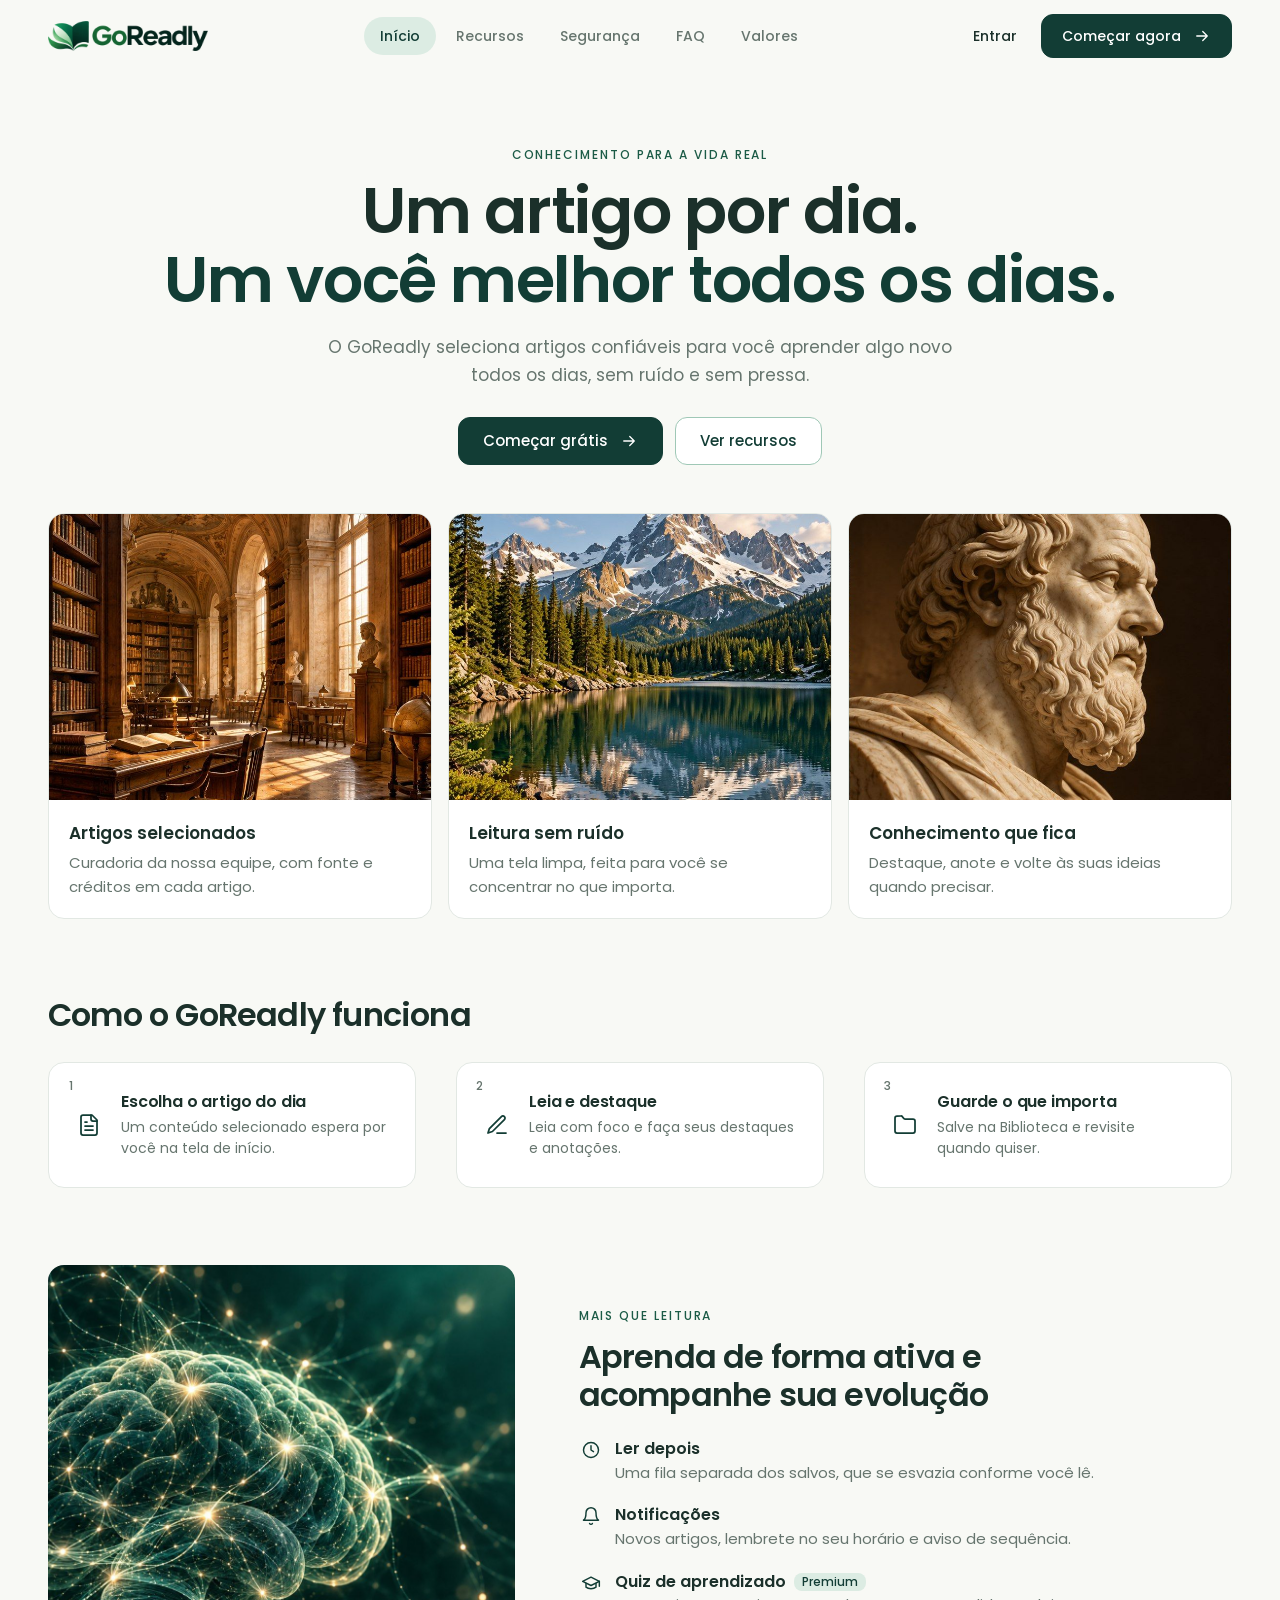
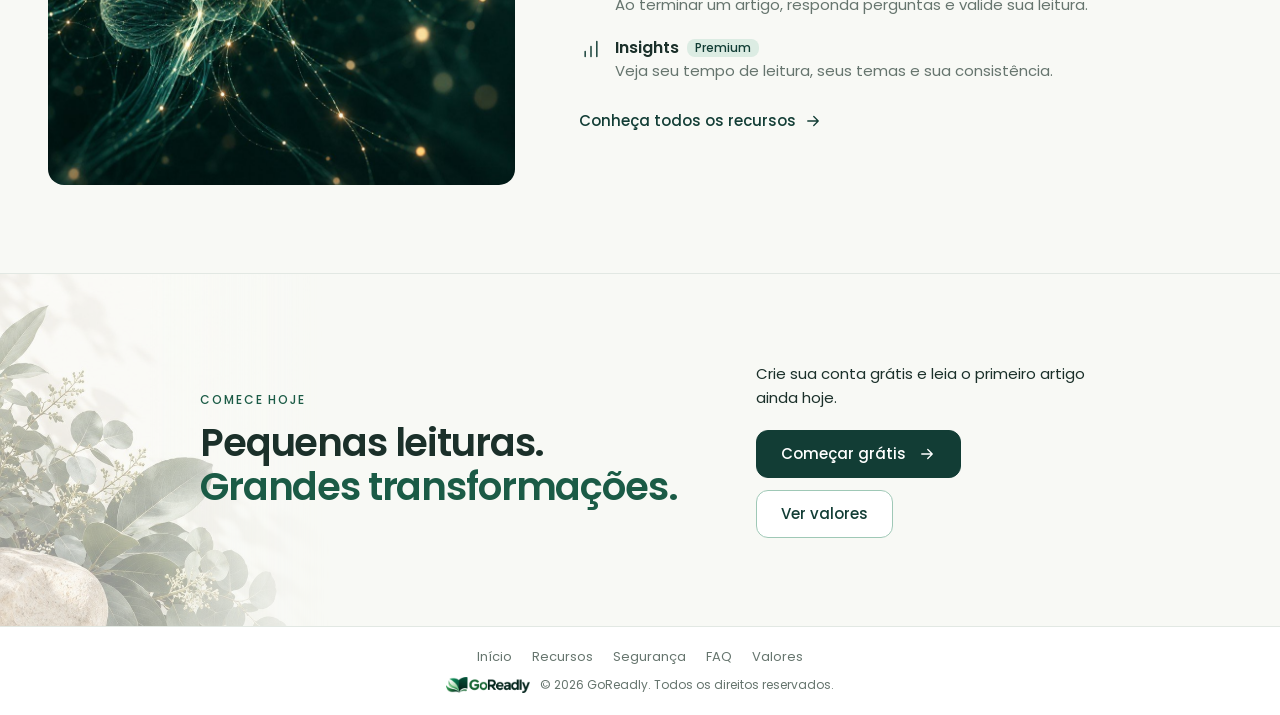
<file: index.html>
<!doctype html>
<html lang="pt-BR">
<head>
  <meta charset="utf-8">
  <meta name="viewport" content="width=device-width, initial-scale=1">
  <meta name="description" content="Leia um artigo confiável por dia, com fonte e créditos. Destaques, notas, biblioteca e insights para acompanhar seu aprendizado. Comece grátis.">
  <meta name="theme-color" content="#F8F9F5">
  <title>GoReadly — Um artigo por dia. Um você melhor todos os dias.</title>
  <!-- seo:start -->
  <link rel="canonical" href="https://www.goreadly.com.br/">
  <meta name="robots" content="index, follow, max-image-preview:large">
  <meta property="og:type" content="website">
  <meta property="og:site_name" content="GoReadly">
  <meta property="og:locale" content="pt_BR">
  <meta property="og:title" content="GoReadly — Um artigo por dia. Um você melhor todos os dias.">
  <meta property="og:description" content="Leia um artigo confiável por dia, com fonte e créditos. Destaques, notas, biblioteca e insights para acompanhar seu aprendizado. Comece grátis.">
  <meta property="og:url" content="https://www.goreadly.com.br/">
  <meta property="og:image" content="https://www.goreadly.com.br/assets/og-image.jpg">
  <meta property="og:image:width" content="1200">
  <meta property="og:image:height" content="630">
  <meta property="og:image:alt" content="GoReadly — Um artigo por dia. Um você melhor todos os dias.">
  <meta name="twitter:card" content="summary_large_image">
  <meta name="twitter:title" content="GoReadly — Um artigo por dia. Um você melhor todos os dias.">
  <meta name="twitter:description" content="Leia um artigo confiável por dia, com fonte e créditos. Destaques, notas, biblioteca e insights para acompanhar seu aprendizado. Comece grátis.">
  <meta name="twitter:image" content="https://www.goreadly.com.br/assets/og-image.jpg">
  <script type="application/ld+json">
{
  "@context": "https://schema.org",
  "@graph": [
    {
      "@type": "Organization",
      "@id": "https://www.goreadly.com.br/#organization",
      "name": "GoReadly",
      "url": "https://www.goreadly.com.br/",
      "logo": {
        "@type": "ImageObject",
        "url": "https://www.goreadly.com.br/assets/goreadly-logo.png",
        "width": 828,
        "height": 160
      }
    },
    {
      "@type": "WebSite",
      "@id": "https://www.goreadly.com.br/#website",
      "name": "GoReadly",
      "url": "https://www.goreadly.com.br/",
      "inLanguage": "pt-BR",
      "publisher": {
        "@id": "https://www.goreadly.com.br/#organization"
      }
    },
    {
      "@type": "WebApplication",
      "@id": "https://www.goreadly.com.br/#app",
      "name": "GoReadly",
      "url": "https://www.goreadly.com.br/",
      "applicationCategory": "EducationalApplication",
      "operatingSystem": "Web",
      "inLanguage": "pt-BR",
      "description": "Plataforma de aprendizagem contínua com um artigo confiável por dia, destaques, notas, biblioteca e insights de leitura.",
      "publisher": {
        "@id": "https://www.goreadly.com.br/#organization"
      },
      "offers": [
        {
          "@type": "Offer",
          "name": "Free",
          "price": "0",
          "priceCurrency": "BRL",
          "url": "https://www.goreadly.com.br/valores.html"
        },
        {
          "@type": "Offer",
          "name": "Premium Mensal",
          "price": "19.90",
          "priceCurrency": "BRL",
          "url": "https://www.goreadly.com.br/valores.html",
          "priceSpecification": {
            "@type": "UnitPriceSpecification",
            "price": "19.90",
            "priceCurrency": "BRL",
            "billingDuration": 1,
            "unitCode": "MON"
          }
        },
        {
          "@type": "Offer",
          "name": "Premium Anual",
          "price": "199.00",
          "priceCurrency": "BRL",
          "url": "https://www.goreadly.com.br/valores.html",
          "priceSpecification": {
            "@type": "UnitPriceSpecification",
            "price": "199.00",
            "priceCurrency": "BRL",
            "billingDuration": 1,
            "unitCode": "ANN"
          }
        }
      ]
    },
    {
      "@type": "WebPage",
      "@id": "https://www.goreadly.com.br/#webpage",
      "url": "https://www.goreadly.com.br/",
      "name": "GoReadly — Um artigo por dia. Um você melhor todos os dias.",
      "description": "Leia um artigo confiável por dia, com fonte e créditos. Destaques, notas, biblioteca e insights para acompanhar seu aprendizado. Comece grátis.",
      "inLanguage": "pt-BR",
      "isPartOf": {
        "@id": "https://www.goreadly.com.br/#website"
      },
      "primaryImageOfPage": {
        "@type": "ImageObject",
        "url": "https://www.goreadly.com.br/assets/og-image.jpg"
      },
      "about": {
        "@id": "https://www.goreadly.com.br/#app"
      }
    }
  ]
}
  </script>
  <!-- seo:end -->
  <link rel="icon" href="./assets/favicon.ico" sizes="any">
  <link rel="icon" type="image/png" sizes="32x32" href="./assets/favicon-32x32.png">
  <link rel="apple-touch-icon" href="./assets/apple-touch-icon.png">
  <link rel="preload" href="./assets/Poppins-Regular.woff2" as="font" type="font/woff2" crossorigin>
  <link rel="preload" href="./assets/Poppins-SemiBold.woff2" as="font" type="font/woff2" crossorigin>
  <link rel="stylesheet" href="./styles.css">
  <script>document.documentElement.classList.add('js');setTimeout(function(){document.documentElement.classList.add('motion-ready')},3000)</script>
  <script src="./assets/vendor/gsap.min.js" defer></script>
  <script src="./assets/vendor/ScrollTrigger.min.js" defer></script>
  <script src="./script.js" defer></script>
</head>
<body data-calm>
  <a class="skip-link" href="#inicio">Ir para o conteúdo</a>
  <svg class="icon-definitions" xmlns="http://www.w3.org/2000/svg" aria-hidden="true"><defs>
    <symbol id="arrow" viewBox="0 0 24 24"><path d="M5 12h14m-6-6 6 6-6 6"/></symbol>
    <symbol id="play" viewBox="0 0 24 24"><path d="M7 4.5v15l12-7.500Z" fill="currentColor"/></symbol>
    <symbol id="chevron" viewBox="0 0 24 24"><path d="m6 9 6 6 6-6"/></symbol>
    <symbol id="book" viewBox="0 0 24 24"><path d="M12 7v14"/><path d="M3 18a1 1 0 0 1-1-1V4a1 1 0 0 1 1-1h5a4 4 0 0 1 4 4 4 4 0 0 1 4-4h5a1 1 0 0 1 1 1v13a1 1 0 0 1-1 1h-6a3 3 0 0 0-3 3 3 3 0 0 0-3-3z"/></symbol>
    <symbol id="sprout" viewBox="0 0 24 24"><path d="M7 20h10"/><path d="M10 20c5.500-2.500.8-6.400 3-10"/><path d="M9.500 9.400c1.100.8 1.800 2.200 2.300 3.700-2 .4-3.500.4-4.800-.3-1.200-.6-2.300-1.900-3-4.200 2.800-.5 4.400 0 5.500.8z"/><path d="M14.100 6a7 7 0 0 0-1.100 4c1.900-.1 3.300-.6 4.300-1.400 1-1 1.600-2.300 1.700-4.600-2.700.1-4 1-4.900 2z"/></symbol>
    <symbol id="bookmark" viewBox="0 0 24 24"><path d="m19 21-7-4-7 4V5a2 2 0 0 1 2-2h10a2 2 0 0 1 2 2v16z"/></symbol>
    <symbol id="chart" viewBox="0 0 24 24"><path d="M5 21v-6M12 21V9M19 21V3"/></symbol>
    <symbol id="file" viewBox="0 0 24 24"><path d="M15 2H6a2 2 0 0 0-2 2v16a2 2 0 0 0 2 2h12a2 2 0 0 0 2-2V7Z"/><path d="M14 2v4a2 2 0 0 0 2 2h4M16 13H8m8 4H8m2-8H8"/></symbol>
    <symbol id="pen" viewBox="0 0 24 24"><path d="M12 20h9"/><path d="M16.400 3.600a2 2 0 0 1 3 3L7.400 18.500 3 20l1.400-4.400z"/></symbol>
    <symbol id="folder" viewBox="0 0 24 24"><path d="M20 20a2 2 0 0 0 2-2V8a2 2 0 0 0-2-2h-7.900a2 2 0 0 1-1.700-.9l-.8-1.200A2 2 0 0 0 7.900 3H4a2 2 0 0 0-2 2v13a2 2 0 0 0 2 2Z"/></symbol>
    <symbol id="shield" viewBox="0 0 24 24"><path d="M20 13c0 5-3.500 7.500-7.700 9a1 1 0 0 1-.7 0C7.500 20.500 4 18 4 13V6a1 1 0 0 1 1-1c2 0 4.500-1.200 6.200-2.700a1 1 0 0 1 1.300 0C14.500 3.800 17 5 19 5a1 1 0 0 1 1 1z"/><path d="m9 12 2 2 4-4"/></symbol>
    <symbol id="clock" viewBox="0 0 24 24"><circle cx="12" cy="12" r="9"/><path d="M12 7v5l3 2"/></symbol>
    <symbol id="graduation" viewBox="0 0 24 24"><path d="M22 10 12 5 2 10l10 5 10-5Z"/><path d="M6 12.500V17c3 2.500 9 2.500 12 0v-4.500M22 10v6"/></symbol>
    <symbol id="palette" viewBox="0 0 24 24"><path d="M12 22a10 10 0 1 1 10-10c0 2.800-2.200 4-4.500 4H16a2 2 0 0 0-1.500 3.300c.6.900.1 2.700-2.500 2.700Z"/><path d="M7.500 11.500h.01M10.500 7.500h.01M15.500 8h.01"/></symbol>
    <symbol id="bell" viewBox="0 0 24 24"><path d="M6 8a6 6 0 0 1 12 0c0 7 3 9 3 9H3s3-2 3-9"/><path d="M10.300 21a1.900 1.900 0 0 0 3.400 0"/></symbol>
  </defs></svg>

  <header class="header">
    <div class="container header-inner">
      <a href="./index.html" class="brand" aria-label="GoReadly — início"><img src="./assets/goreadly-logo.png" alt="GoReadly" width="160" height="31"></a>
      <nav class="navigation" id="mobile-navigation" aria-label="Navegação principal">
        <a href="./index.html#inicio" aria-current="location">Início</a>
        <a href="./recursos.html">Recursos</a>
        <a href="./seguranca.html">Segurança</a>
        <a href="./faq.html">FAQ</a>
        <a href="./valores.html">Valores</a>
        <a class="navigation-login" href="/login">Entrar</a>
      </nav>
      <div class="header-actions">
        <a class="header-login" href="/login">Entrar</a>
        <a class="button button-small" href="/cadastro">Começar agora <svg aria-hidden="true"><use href="#arrow"/></svg></a>
        <button class="menu-toggle" type="button" aria-label="Abrir menu" aria-expanded="false" aria-controls="mobile-navigation"><span></span><span></span></button>
      </div>
    </div>
  </header>

  <main id="inicio" tabindex="-1">
    <section class="page-hero" aria-labelledby="hero-title">
      <div class="container">
        <p class="eyebrow">Conhecimento para a vida real</p>
        <h1 id="hero-title">Um artigo por dia.<br><em>Um você melhor todos os dias.</em></h1>
        <p class="hero-lead">O GoReadly seleciona artigos confiáveis para você aprender algo novo todos os dias, sem ruído e sem pressa.</p>
        <div class="hero-actions"><a class="button" href="/cadastro">Começar grátis <svg aria-hidden="true"><use href="#arrow"/></svg></a><a class="button button-outline" href="./recursos.html">Ver recursos</a></div>
      </div>
    </section>

    <section class="section-pricing" aria-label="O que você encontra">
      <div class="container">
        <ul class="photo-grid">
          <li class="card photo-card"><span class="photo-card-image photo-library" role="img" aria-label="Biblioteca antiga com estantes de livros e luz natural"></span><div><h3>Artigos selecionados</h3><p>Curadoria da nossa equipe, com fonte e créditos em cada artigo.</p></div></li>
          <li class="card photo-card"><span class="photo-card-image photo-mountain" role="img" aria-label="Lago tranquilo refletindo uma montanha"></span><div><h3>Leitura sem ruído</h3><p>Uma tela limpa, feita para você se concentrar no que importa.</p></div></li>
          <li class="card photo-card"><span class="photo-card-image photo-statue" role="img" aria-label="Busto de mármore de um pensador"></span><div><h3>Conhecimento que fica</h3><p>Destaque, anote e volte às suas ideias quando precisar.</p></div></li>
        </ul>
      </div>
    </section>

    <section class="section section-tight" aria-labelledby="how-title">
      <div class="container">
        <div class="resources-heading"><h2 id="how-title">Como o GoReadly funciona</h2></div>
        <ol class="steps">
          <li class="card step"><span class="step-number" aria-hidden="true">1</span><span class="icon-box icon-box-large"><svg aria-hidden="true"><use href="#file"/></svg></span><div><h3>Escolha o artigo do dia</h3><p>Um conteúdo selecionado espera por você na tela de início.</p></div></li>
          <li class="card step"><span class="step-number" aria-hidden="true">2</span><span class="icon-box icon-box-large"><svg aria-hidden="true"><use href="#pen"/></svg></span><div><h3>Leia e destaque</h3><p>Leia com foco e faça seus destaques e anotações.</p></div></li>
          <li class="card step"><span class="step-number" aria-hidden="true">3</span><span class="icon-box icon-box-large"><svg aria-hidden="true"><use href="#folder"/></svg></span><div><h3>Guarde o que importa</h3><p>Salve na Biblioteca e revisite quando quiser.</p></div></li>
        </ol>
      </div>
    </section>

    <section class="section section-tight" aria-labelledby="grow-title">
      <div class="container home-split">
        <img src="./assets/brain.jpg" alt="Ilustração de um cérebro com conexões luminosas" width="960" height="1200" loading="lazy">
        <div>
          <p class="eyebrow">Mais que leitura</p>
          <h2 id="grow-title">Aprenda de forma ativa e acompanhe sua evolução</h2>
          <ul class="home-points">
            <li><span class="icon-box"><svg aria-hidden="true"><use href="#clock"/></svg></span><div><h3>Ler depois</h3><p>Uma fila separada dos salvos, que se esvazia conforme você lê.</p></div></li>
            <li><span class="icon-box"><svg aria-hidden="true"><use href="#bell"/></svg></span><div><h3>Notificações</h3><p>Novos artigos, lembrete no seu horário e aviso de sequência.</p></div></li>
            <li><span class="icon-box"><svg aria-hidden="true"><use href="#graduation"/></svg></span><div><h3>Quiz de aprendizado <span class="plan-tag plan-tag-premium">Premium</span></h3><p>Ao terminar um artigo, responda perguntas e valide sua leitura.</p></div></li>
            <li><span class="icon-box"><svg aria-hidden="true"><use href="#chart"/></svg></span><div><h3>Insights <span class="plan-tag plan-tag-premium">Premium</span></h3><p>Veja seu tempo de leitura, seus temas e sua consistência.</p></div></li>
          </ul>
          <a class="features-more" href="./recursos.html">Conheça todos os recursos <svg aria-hidden="true"><use href="#arrow"/></svg></a>
        </div>
      </div>
    </section>

    <section class="closing" aria-labelledby="closing-title">
      <div class="container closing-inner">
        <div>
          <p class="eyebrow">Comece hoje</p>
          <h2 id="closing-title">Pequenas leituras.<br><em>Grandes transformações.</em></h2>
        </div>
        <div class="closing-aside">
          <p>Crie sua conta grátis e leia o primeiro artigo ainda hoje.</p>
          <div class="closing-actions"><a class="button" href="/cadastro">Começar grátis <svg aria-hidden="true"><use href="#arrow"/></svg></a><a class="button button-outline" href="./valores.html">Ver valores</a></div>
        </div>
      </div>
    </section>
  </main>

  <footer class="footer">
    <div class="container footer-inner">
      <nav aria-label="Navegação do rodapé">
        <a href="./index.html#inicio">Início</a>
        <a href="./recursos.html">Recursos</a>
        <a href="./seguranca.html">Segurança</a>
        <a href="./faq.html">FAQ</a>
        <a href="./valores.html">Valores</a>
      </nav>
      <p class="footer-meta">
        <a href="./index.html" class="brand" aria-label="GoReadly — início"><img src="./assets/goreadly-logo.png" alt="GoReadly" width="84" height="16"></a>
        <span>© <span id="year">2026</span> GoReadly. Todos os direitos reservados.</span>
      </p>
    </div>
  </footer>
</body>
</html>
</file>
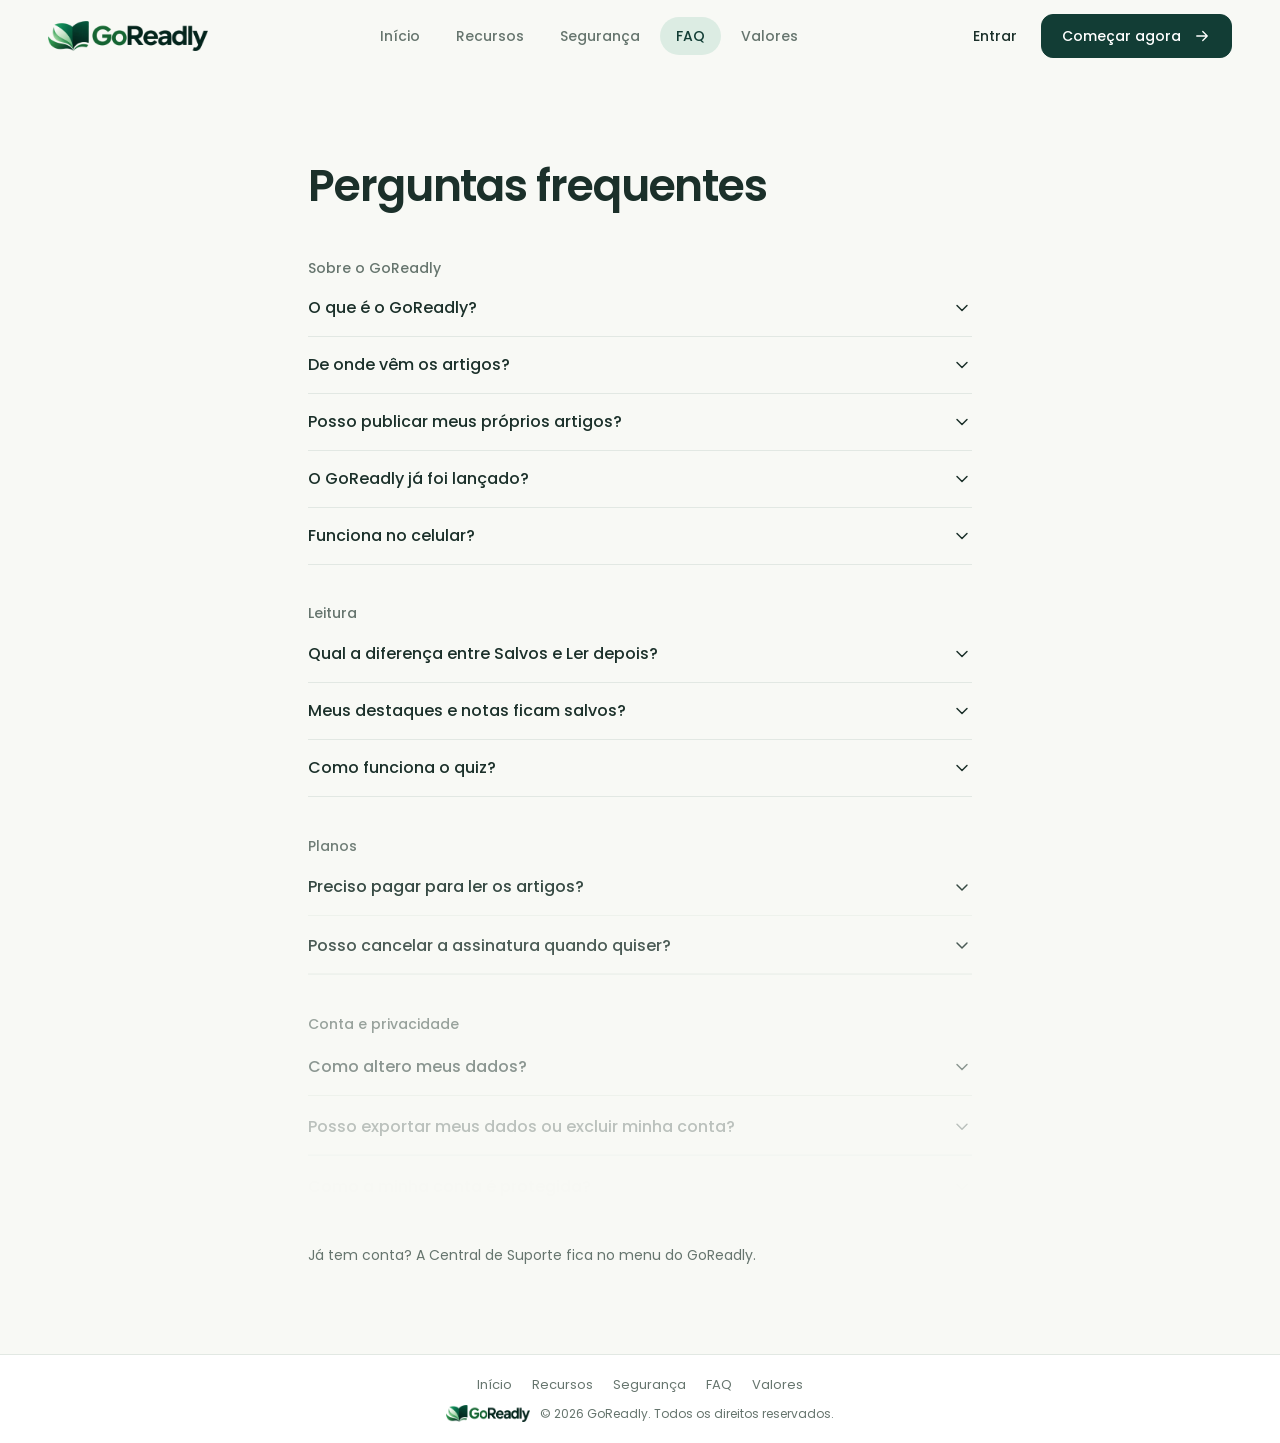
<file: faq.html>
<!doctype html>
<html lang="pt-BR">
<head>
  <meta charset="utf-8">
  <meta name="viewport" content="width=device-width, initial-scale=1">
  <meta name="description" content="Respostas sobre o GoReadly: de onde vêm os artigos, leitura no celular, planos, cancelamento, conta e privacidade.">
  <meta name="theme-color" content="#F8F9F5">
  <title>Perguntas frequentes sobre o GoReadly</title>
  <!-- seo:start -->
  <link rel="canonical" href="https://www.goreadly.com.br/faq.html">
  <meta name="robots" content="index, follow, max-image-preview:large">
  <meta property="og:type" content="website">
  <meta property="og:site_name" content="GoReadly">
  <meta property="og:locale" content="pt_BR">
  <meta property="og:title" content="Perguntas frequentes sobre o GoReadly">
  <meta property="og:description" content="Respostas sobre o GoReadly: de onde vêm os artigos, leitura no celular, planos, cancelamento, conta e privacidade.">
  <meta property="og:url" content="https://www.goreadly.com.br/faq.html">
  <meta property="og:image" content="https://www.goreadly.com.br/assets/og-image.jpg">
  <meta property="og:image:width" content="1200">
  <meta property="og:image:height" content="630">
  <meta property="og:image:alt" content="GoReadly — Um artigo por dia. Um você melhor todos os dias.">
  <meta name="twitter:card" content="summary_large_image">
  <meta name="twitter:title" content="Perguntas frequentes sobre o GoReadly">
  <meta name="twitter:description" content="Respostas sobre o GoReadly: de onde vêm os artigos, leitura no celular, planos, cancelamento, conta e privacidade.">
  <meta name="twitter:image" content="https://www.goreadly.com.br/assets/og-image.jpg">
  <script type="application/ld+json">
{
  "@context": "https://schema.org",
  "@graph": [
    {
      "@type": "Organization",
      "@id": "https://www.goreadly.com.br/#organization",
      "name": "GoReadly",
      "url": "https://www.goreadly.com.br/",
      "logo": {
        "@type": "ImageObject",
        "url": "https://www.goreadly.com.br/assets/goreadly-logo.png",
        "width": 828,
        "height": 160
      }
    },
    {
      "@type": "WebSite",
      "@id": "https://www.goreadly.com.br/#website",
      "name": "GoReadly",
      "url": "https://www.goreadly.com.br/",
      "inLanguage": "pt-BR",
      "publisher": {
        "@id": "https://www.goreadly.com.br/#organization"
      }
    },
    {
      "@type": "BreadcrumbList",
      "@id": "https://www.goreadly.com.br/faq.html#breadcrumb",
      "itemListElement": [
        {
          "@type": "ListItem",
          "position": 1,
          "name": "Início",
          "item": "https://www.goreadly.com.br/"
        },
        {
          "@type": "ListItem",
          "position": 2,
          "name": "Perguntas frequentes",
          "item": "https://www.goreadly.com.br/faq.html"
        }
      ]
    },
    {
      "@type": [
        "WebPage",
        "FAQPage"
      ],
      "@id": "https://www.goreadly.com.br/faq.html#webpage",
      "url": "https://www.goreadly.com.br/faq.html",
      "name": "Perguntas frequentes sobre o GoReadly",
      "description": "Respostas sobre o GoReadly: de onde vêm os artigos, leitura no celular, planos, cancelamento, conta e privacidade.",
      "inLanguage": "pt-BR",
      "isPartOf": {
        "@id": "https://www.goreadly.com.br/#website"
      },
      "primaryImageOfPage": {
        "@type": "ImageObject",
        "url": "https://www.goreadly.com.br/assets/og-image.jpg"
      },
      "breadcrumb": {
        "@id": "https://www.goreadly.com.br/faq.html#breadcrumb"
      },
      "mainEntity": [
        {
          "@type": "Question",
          "name": "O que é o GoReadly?",
          "acceptedAnswer": {
            "@type": "Answer",
            "text": "Uma plataforma de aprendizagem contínua por meio da leitura de artigos selecionados e revisados pela equipe do GoReadly."
          }
        },
        {
          "@type": "Question",
          "name": "De onde vêm os artigos?",
          "acceptedAnswer": {
            "@type": "Answer",
            "text": "De fontes selecionadas pela equipe. Cada artigo mostra a fonte, os créditos e a licença, quando disponíveis."
          }
        },
        {
          "@type": "Question",
          "name": "Posso publicar meus próprios artigos?",
          "acceptedAnswer": {
            "@type": "Answer",
            "text": "Não. O catálogo é selecionado, revisado e publicado exclusivamente pela equipe."
          }
        },
        {
          "@type": "Question",
          "name": "O GoReadly já foi lançado?",
          "acceptedAnswer": {
            "@type": "Answer",
            "text": "A plataforma está em desenvolvimento, e os recursos podem evoluir até o lançamento."
          }
        },
        {
          "@type": "Question",
          "name": "Funciona no celular?",
          "acceptedAnswer": {
            "@type": "Answer",
            "text": "Sim, pelo navegador do celular ou do tablet. Ainda não há aplicativo para instalar."
          }
        },
        {
          "@type": "Question",
          "name": "Qual a diferença entre Salvos e Ler depois?",
          "acceptedAnswer": {
            "@type": "Answer",
            "text": "Salvos é a sua coleção permanente. Ler depois é uma fila: o artigo sai dela quando você termina a leitura."
          }
        },
        {
          "@type": "Question",
          "name": "Meus destaques e notas ficam salvos?",
          "acceptedAnswer": {
            "@type": "Answer",
            "text": "Sim, na sua conta, e aparecem em qualquer aparelho em que você entrar. Suas notas são privadas."
          }
        },
        {
          "@type": "Question",
          "name": "Como funciona o quiz?",
          "acceptedAnswer": {
            "@type": "Answer",
            "text": "No Premium, ao terminar um artigo que tem quiz, perguntamos se você quer validar a leitura respondendo às perguntas."
          }
        },
        {
          "@type": "Question",
          "name": "Preciso pagar para ler os artigos?",
          "acceptedAnswer": {
            "@type": "Answer",
            "text": "Não. Todo o catálogo está disponível no plano Free. O Premium acrescenta coleções, insights, quiz e personalização. Veja os valores."
          }
        },
        {
          "@type": "Question",
          "name": "Posso cancelar a assinatura quando quiser?",
          "acceptedAnswer": {
            "@type": "Answer",
            "text": "Sim. O cancelamento é feito em Configurações, e você mantém o Premium até o fim do período já pago."
          }
        },
        {
          "@type": "Question",
          "name": "Como altero meus dados?",
          "acceptedAnswer": {
            "@type": "Answer",
            "text": "Em Configurações, na aba Conta e segurança, você altera nome, e-mail, foto e senha."
          }
        },
        {
          "@type": "Question",
          "name": "Posso exportar meus dados ou excluir minha conta?",
          "acceptedAnswer": {
            "@type": "Answer",
            "text": "Sim. As duas opções ficam em Configurações, na aba Dados e privacidade."
          }
        },
        {
          "@type": "Question",
          "name": "Como a minha conta é protegida?",
          "acceptedAnswer": {
            "@type": "Answer",
            "text": "Senhas nunca ficam em texto puro, e o servidor confere o acesso em cada operação. Saiba mais sobre segurança."
          }
        }
      ]
    }
  ]
}
  </script>
  <!-- seo:end -->
  <link rel="icon" href="./assets/favicon.ico" sizes="any">
  <link rel="icon" type="image/png" sizes="32x32" href="./assets/favicon-32x32.png">
  <link rel="apple-touch-icon" href="./assets/apple-touch-icon.png">
  <link rel="preload" href="./assets/Poppins-Regular.woff2" as="font" type="font/woff2" crossorigin>
  <link rel="preload" href="./assets/Poppins-SemiBold.woff2" as="font" type="font/woff2" crossorigin>
  <link rel="stylesheet" href="./styles.css">
  <script>document.documentElement.classList.add('js');setTimeout(function(){document.documentElement.classList.add('motion-ready')},3000)</script>
  <script src="./assets/vendor/gsap.min.js" defer></script>
  <script src="./assets/vendor/ScrollTrigger.min.js" defer></script>
  <script src="./script.js" defer></script>
</head>
<body>
  <a class="skip-link" href="#inicio">Ir para o conteúdo</a>
  <svg class="icon-definitions" xmlns="http://www.w3.org/2000/svg" aria-hidden="true"><defs>
    <symbol id="arrow" viewBox="0 0 24 24"><path d="M5 12h14m-6-6 6 6-6 6"/></symbol>
    <symbol id="chevron" viewBox="0 0 24 24"><path d="m6 9 6 6 6-6"/></symbol>
    <symbol id="check" viewBox="0 0 24 24"><path d="M20 6 9 17l-5-5"/></symbol>
    <symbol id="minus" viewBox="0 0 24 24"><path d="M5 12h14"/></symbol>
    <symbol id="book" viewBox="0 0 24 24"><path d="M12 7v14"/><path d="M3 18a1 1 0 0 1-1-1V4a1 1 0 0 1 1-1h5a4 4 0 0 1 4 4 4 4 0 0 1 4-4h5a1 1 0 0 1 1 1v13a1 1 0 0 1-1 1h-6a3 3 0 0 0-3 3 3 3 0 0 0-3-3z"/></symbol>
    <symbol id="crown" viewBox="0 0 24 24"><path d="M11.600 3.300a.5.5 0 0 1 .8 0l2.900 5.600a1 1 0 0 0 1.500.3l4.300-3.700a.5.5 0 0 1 .8.500l-2.800 10.300a1 1 0 0 1-1 .7H5.900a1 1 0 0 1-1-.7L2.100 6a.5.5 0 0 1 .8-.500l4.300 3.700a1 1 0 0 0 1.500-.3z"/><path d="M5 21h14"/></symbol>
  </defs></svg>

  <header class="header">
    <div class="container header-inner">
      <a href="./index.html" class="brand" aria-label="GoReadly — início"><img src="./assets/goreadly-logo.png" alt="GoReadly" width="160" height="31"></a>
      <nav class="navigation" id="mobile-navigation" aria-label="Navegação principal">
        <a href="./index.html#inicio">Início</a>
        <a href="./recursos.html">Recursos</a>
        <a href="./seguranca.html">Segurança</a>
        <a href="./faq.html" aria-current="page">FAQ</a>
        <a href="./valores.html">Valores</a>
        <a class="navigation-login" href="/login">Entrar</a>
      </nav>
      <div class="header-actions">
        <a class="header-login" href="/login">Entrar</a>
        <a class="button button-small" href="/cadastro">Começar agora <svg aria-hidden="true"><use href="#arrow"/></svg></a>
        <button class="menu-toggle" type="button" aria-label="Abrir menu" aria-expanded="false" aria-controls="mobile-navigation"><span></span><span></span></button>
      </div>
    </div>
  </header>

  <main id="inicio" tabindex="-1">
    <div class="container faq-page">
      <h1>Perguntas frequentes</h1>
      <section class="faq">
        <h2>Sobre o GoReadly</h2>
        <details><summary>O que é o GoReadly? <svg aria-hidden="true"><use href="#chevron"/></svg></summary><p>Uma plataforma de aprendizagem contínua por meio da leitura de artigos selecionados e revisados pela equipe do GoReadly.</p></details>
        <details><summary>De onde vêm os artigos? <svg aria-hidden="true"><use href="#chevron"/></svg></summary><p>De fontes selecionadas pela equipe. Cada artigo mostra a fonte, os créditos e a licença, quando disponíveis.</p></details>
        <details><summary>Posso publicar meus próprios artigos? <svg aria-hidden="true"><use href="#chevron"/></svg></summary><p>Não. O catálogo é selecionado, revisado e publicado exclusivamente pela equipe.</p></details>
        <details><summary>O GoReadly já foi lançado? <svg aria-hidden="true"><use href="#chevron"/></svg></summary><p>A plataforma está em desenvolvimento, e os recursos podem evoluir até o lançamento.</p></details>
        <details><summary>Funciona no celular? <svg aria-hidden="true"><use href="#chevron"/></svg></summary><p>Sim, pelo navegador do celular ou do tablet. Ainda não há aplicativo para instalar.</p></details>
      </section>
      <section class="faq">
        <h2>Leitura</h2>
        <details><summary>Qual a diferença entre Salvos e Ler depois? <svg aria-hidden="true"><use href="#chevron"/></svg></summary><p>Salvos é a sua coleção permanente. Ler depois é uma fila: o artigo sai dela quando você termina a leitura.</p></details>
        <details><summary>Meus destaques e notas ficam salvos? <svg aria-hidden="true"><use href="#chevron"/></svg></summary><p>Sim, na sua conta, e aparecem em qualquer aparelho em que você entrar. Suas notas são privadas.</p></details>
        <details><summary>Como funciona o quiz? <svg aria-hidden="true"><use href="#chevron"/></svg></summary><p>No Premium, ao terminar um artigo que tem quiz, perguntamos se você quer validar a leitura respondendo às perguntas.</p></details>
      </section>
      <section class="faq">
        <h2>Planos</h2>
        <details><summary>Preciso pagar para ler os artigos? <svg aria-hidden="true"><use href="#chevron"/></svg></summary><p>Não. Todo o catálogo está disponível no plano Free. O Premium acrescenta coleções, insights, quiz e personalização. <a href="./valores.html">Veja os valores</a>.</p></details>
        <details><summary>Posso cancelar a assinatura quando quiser? <svg aria-hidden="true"><use href="#chevron"/></svg></summary><p>Sim. O cancelamento é feito em Configurações, e você mantém o Premium até o fim do período já pago.</p></details>
      </section>
      <section class="faq">
        <h2>Conta e privacidade</h2>
        <details><summary>Como altero meus dados? <svg aria-hidden="true"><use href="#chevron"/></svg></summary><p>Em Configurações, na aba Conta e segurança, você altera nome, e-mail, foto e senha.</p></details>
        <details><summary>Posso exportar meus dados ou excluir minha conta? <svg aria-hidden="true"><use href="#chevron"/></svg></summary><p>Sim. As duas opções ficam em Configurações, na aba Dados e privacidade.</p></details>
        <details><summary>Como a minha conta é protegida? <svg aria-hidden="true"><use href="#chevron"/></svg></summary><p>Senhas nunca ficam em texto puro, e o servidor confere o acesso em cada operação. <a href="./seguranca.html">Saiba mais sobre segurança</a>.</p></details>
      </section>
      <p class="faq-page-more">Já tem conta? A Central de Suporte fica no menu do GoReadly.</p>
    </div>
  </main>

  <footer class="footer">
    <div class="container footer-inner">
      <nav aria-label="Navegação do rodapé">
        <a href="./index.html#inicio">Início</a>
        <a href="./recursos.html">Recursos</a>
        <a href="./seguranca.html">Segurança</a>
        <a href="./faq.html">FAQ</a>
        <a href="./valores.html">Valores</a>
      </nav>
      <p class="footer-meta">
        <a href="./index.html" class="brand" aria-label="GoReadly — início"><img src="./assets/goreadly-logo.png" alt="GoReadly" width="84" height="16"></a>
        <span>© <span id="year">2026</span> GoReadly. Todos os direitos reservados.</span>
      </p>
    </div>
  </footer>
</body>
</html>
</file>
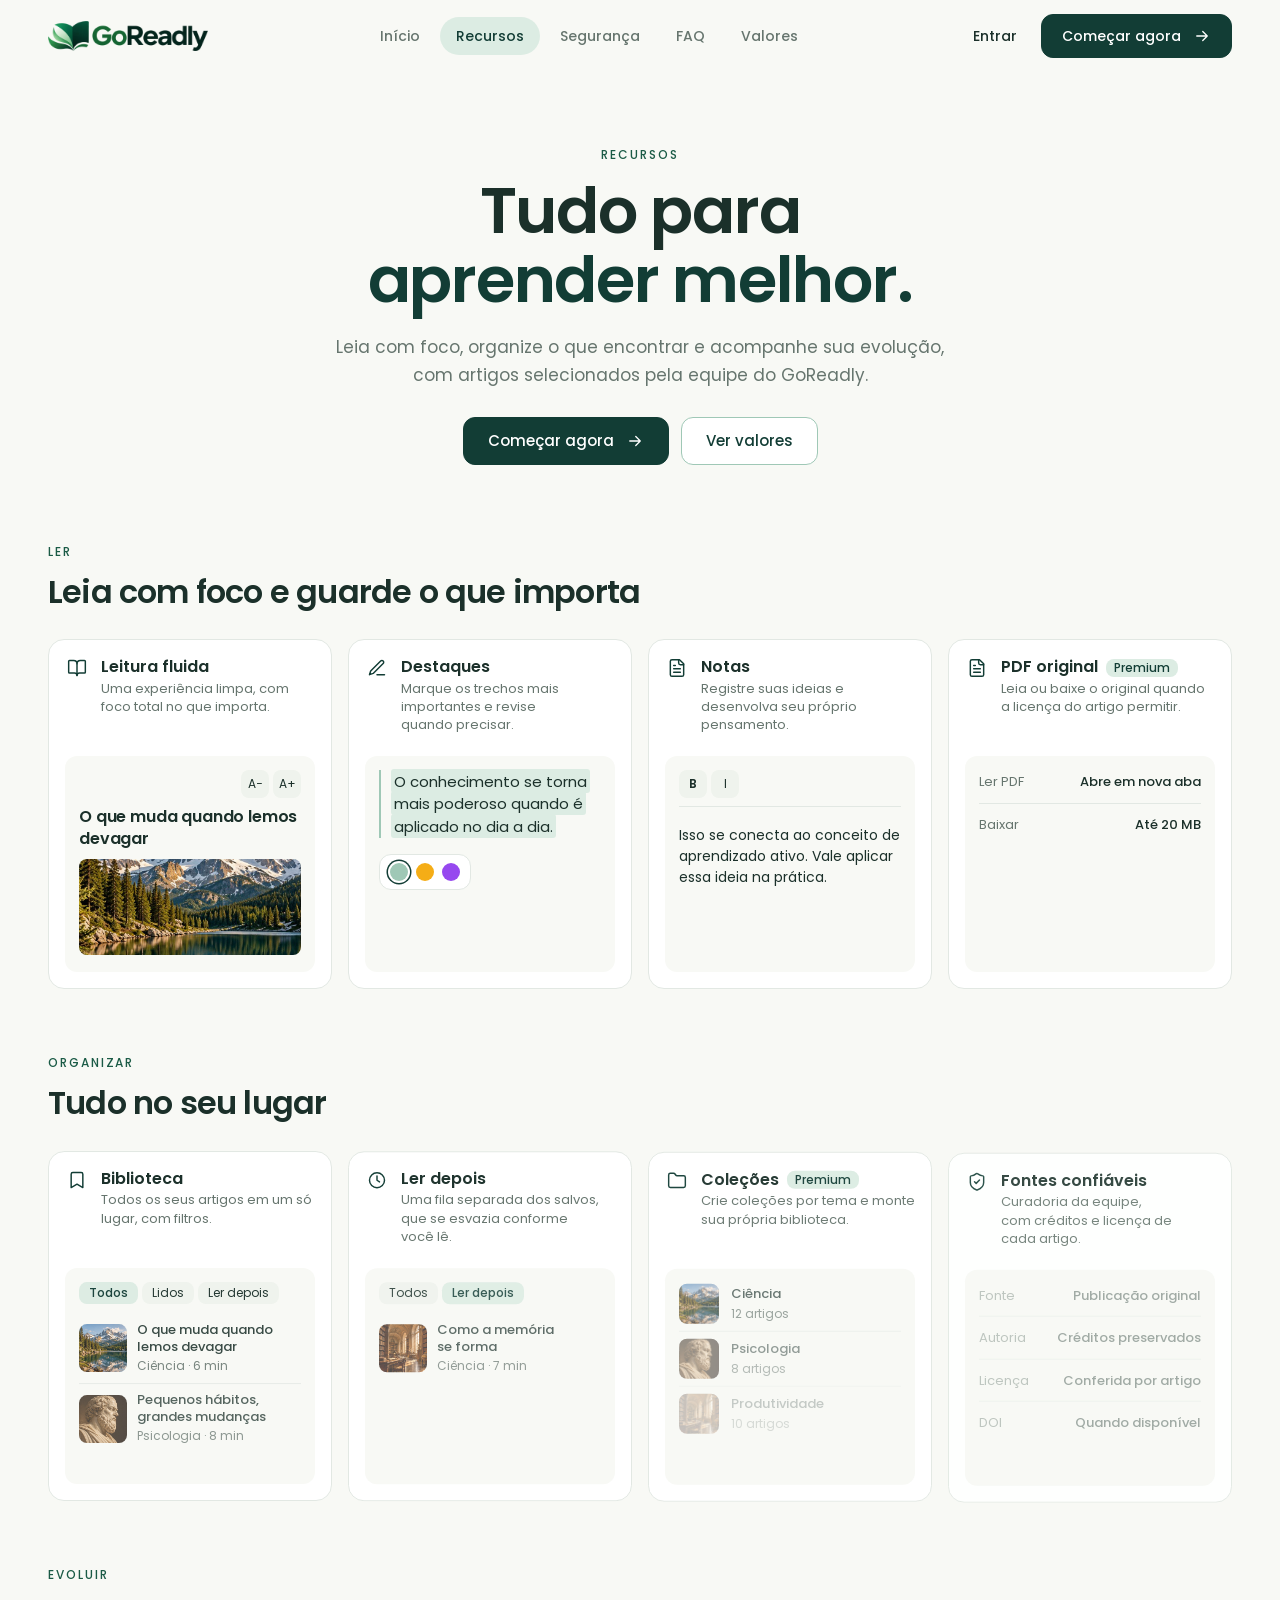
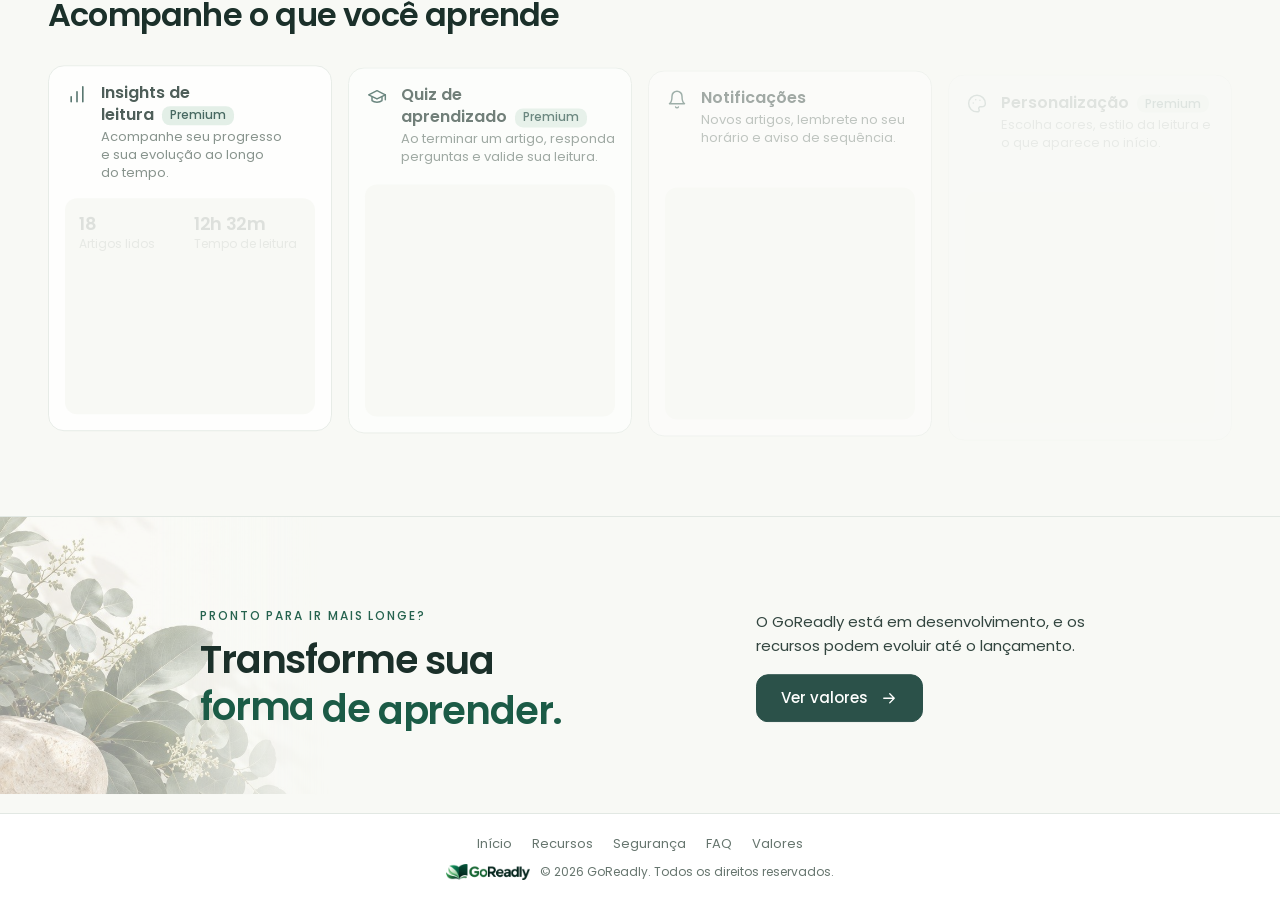
<file: recursos.html>
<!doctype html>
<html lang="pt-BR">
<head>
  <meta charset="utf-8">
  <meta name="viewport" content="width=device-width, initial-scale=1">
  <meta name="description" content="Leitor sem distrações, destaques, notas, biblioteca, Ler depois, quiz e insights de leitura: conheça os recursos do GoReadly.">
  <meta name="theme-color" content="#F8F9F5">
  <title>Recursos do GoReadly: leitor, destaques, notas e insights</title>
  <!-- seo:start -->
  <link rel="canonical" href="https://www.goreadly.com.br/recursos.html">
  <meta name="robots" content="index, follow, max-image-preview:large">
  <meta property="og:type" content="website">
  <meta property="og:site_name" content="GoReadly">
  <meta property="og:locale" content="pt_BR">
  <meta property="og:title" content="Recursos do GoReadly: leitor, destaques, notas e insights">
  <meta property="og:description" content="Leitor sem distrações, destaques, notas, biblioteca, Ler depois, quiz e insights de leitura: conheça os recursos do GoReadly.">
  <meta property="og:url" content="https://www.goreadly.com.br/recursos.html">
  <meta property="og:image" content="https://www.goreadly.com.br/assets/og-image.jpg">
  <meta property="og:image:width" content="1200">
  <meta property="og:image:height" content="630">
  <meta property="og:image:alt" content="GoReadly — Um artigo por dia. Um você melhor todos os dias.">
  <meta name="twitter:card" content="summary_large_image">
  <meta name="twitter:title" content="Recursos do GoReadly: leitor, destaques, notas e insights">
  <meta name="twitter:description" content="Leitor sem distrações, destaques, notas, biblioteca, Ler depois, quiz e insights de leitura: conheça os recursos do GoReadly.">
  <meta name="twitter:image" content="https://www.goreadly.com.br/assets/og-image.jpg">
  <script type="application/ld+json">
{
  "@context": "https://schema.org",
  "@graph": [
    {
      "@type": "Organization",
      "@id": "https://www.goreadly.com.br/#organization",
      "name": "GoReadly",
      "url": "https://www.goreadly.com.br/",
      "logo": {
        "@type": "ImageObject",
        "url": "https://www.goreadly.com.br/assets/goreadly-logo.png",
        "width": 828,
        "height": 160
      }
    },
    {
      "@type": "WebSite",
      "@id": "https://www.goreadly.com.br/#website",
      "name": "GoReadly",
      "url": "https://www.goreadly.com.br/",
      "inLanguage": "pt-BR",
      "publisher": {
        "@id": "https://www.goreadly.com.br/#organization"
      }
    },
    {
      "@type": "BreadcrumbList",
      "@id": "https://www.goreadly.com.br/recursos.html#breadcrumb",
      "itemListElement": [
        {
          "@type": "ListItem",
          "position": 1,
          "name": "Início",
          "item": "https://www.goreadly.com.br/"
        },
        {
          "@type": "ListItem",
          "position": 2,
          "name": "Recursos",
          "item": "https://www.goreadly.com.br/recursos.html"
        }
      ]
    },
    {
      "@type": "WebPage",
      "@id": "https://www.goreadly.com.br/recursos.html#webpage",
      "url": "https://www.goreadly.com.br/recursos.html",
      "name": "Recursos do GoReadly: leitor, destaques, notas e insights",
      "description": "Leitor sem distrações, destaques, notas, biblioteca, Ler depois, quiz e insights de leitura: conheça os recursos do GoReadly.",
      "inLanguage": "pt-BR",
      "isPartOf": {
        "@id": "https://www.goreadly.com.br/#website"
      },
      "primaryImageOfPage": {
        "@type": "ImageObject",
        "url": "https://www.goreadly.com.br/assets/og-image.jpg"
      },
      "breadcrumb": {
        "@id": "https://www.goreadly.com.br/recursos.html#breadcrumb"
      }
    }
  ]
}
  </script>
  <!-- seo:end -->
  <link rel="icon" href="./assets/favicon.ico" sizes="any">
  <link rel="icon" type="image/png" sizes="32x32" href="./assets/favicon-32x32.png">
  <link rel="apple-touch-icon" href="./assets/apple-touch-icon.png">
  <link rel="preload" href="./assets/Poppins-Regular.woff2" as="font" type="font/woff2" crossorigin>
  <link rel="preload" href="./assets/Poppins-SemiBold.woff2" as="font" type="font/woff2" crossorigin>
  <link rel="stylesheet" href="./styles.css">
  <script>document.documentElement.classList.add('js');setTimeout(function(){document.documentElement.classList.add('motion-ready')},3000)</script>
  <script src="./assets/vendor/gsap.min.js" defer></script>
  <script src="./assets/vendor/ScrollTrigger.min.js" defer></script>
  <script src="./script.js" defer></script>
</head>
<body>
  <a class="skip-link" href="#inicio">Ir para o conteúdo</a>
  <svg class="icon-definitions" xmlns="http://www.w3.org/2000/svg" aria-hidden="true"><defs>
    <symbol id="arrow" viewBox="0 0 24 24"><path d="M5 12h14m-6-6 6 6-6 6"/></symbol>
    <symbol id="book" viewBox="0 0 24 24"><path d="M12 7v14"/><path d="M3 18a1 1 0 0 1-1-1V4a1 1 0 0 1 1-1h5a4 4 0 0 1 4 4 4 4 0 0 1 4-4h5a1 1 0 0 1 1 1v13a1 1 0 0 1-1 1h-6a3 3 0 0 0-3 3 3 3 0 0 0-3-3z"/></symbol>
    <symbol id="pen" viewBox="0 0 24 24"><path d="M12 20h9"/><path d="M16.400 3.600a2 2 0 0 1 3 3L7.400 18.500 3 20l1.400-4.400z"/></symbol>
    <symbol id="file" viewBox="0 0 24 24"><path d="M15 2H6a2 2 0 0 0-2 2v16a2 2 0 0 0 2 2h12a2 2 0 0 0 2-2V7Z"/><path d="M14 2v4a2 2 0 0 0 2 2h4M16 13H8m8 4H8m2-8H8"/></symbol>
    <symbol id="bookmark" viewBox="0 0 24 24"><path d="m19 21-7-4-7 4V5a2 2 0 0 1 2-2h10a2 2 0 0 1 2 2v16z"/></symbol>
    <symbol id="folder" viewBox="0 0 24 24"><path d="M20 20a2 2 0 0 0 2-2V8a2 2 0 0 0-2-2h-7.900a2 2 0 0 1-1.700-.9l-.8-1.200A2 2 0 0 0 7.900 3H4a2 2 0 0 0-2 2v13a2 2 0 0 0 2 2Z"/></symbol>
    <symbol id="shield" viewBox="0 0 24 24"><path d="M20 13c0 5-3.500 7.500-7.700 9a1 1 0 0 1-.7 0C7.500 20.500 4 18 4 13V6a1 1 0 0 1 1-1c2 0 4.500-1.200 6.200-2.700a1 1 0 0 1 1.300 0C14.500 3.800 17 5 19 5a1 1 0 0 1 1 1z"/><path d="m9 12 2 2 4-4"/></symbol>
    <symbol id="chart" viewBox="0 0 24 24"><path d="M5 21v-6M12 21V9M19 21V3"/></symbol>
    <symbol id="clock" viewBox="0 0 24 24"><circle cx="12" cy="12" r="9"/><path d="M12 7v5l3 2"/></symbol>
    <symbol id="graduation" viewBox="0 0 24 24"><path d="M22 10 12 5 2 10l10 5 10-5Z"/><path d="M6 12.500V17c3 2.500 9 2.500 12 0v-4.500M22 10v6"/></symbol>
    <symbol id="palette" viewBox="0 0 24 24"><path d="M12 22a10 10 0 1 1 10-10c0 2.800-2.200 4-4.500 4H16a2 2 0 0 0-1.500 3.300c.6.900.1 2.700-2.500 2.700Z"/><path d="M7.500 11.500h.01M10.500 7.500h.01M15.500 8h.01"/></symbol>
    <symbol id="bell" viewBox="0 0 24 24"><path d="M6 8a6 6 0 0 1 12 0c0 7 3 9 3 9H3s3-2 3-9"/><path d="M10.300 21a1.900 1.900 0 0 0 3.400 0"/></symbol>
  </defs></svg>

  <header class="header">
    <div class="container header-inner">
      <a href="./index.html" class="brand" aria-label="GoReadly — início"><img src="./assets/goreadly-logo.png" alt="GoReadly" width="160" height="31"></a>
      <nav class="navigation" id="mobile-navigation" aria-label="Navegação principal">
        <a href="./index.html#inicio">Início</a>
        <a href="./recursos.html" aria-current="page">Recursos</a>
        <a href="./seguranca.html">Segurança</a>
        <a href="./faq.html">FAQ</a>
        <a href="./valores.html">Valores</a>
        <a class="navigation-login" href="/login">Entrar</a>
      </nav>
      <div class="header-actions">
        <a class="header-login" href="/login">Entrar</a>
        <a class="button button-small" href="/cadastro">Começar agora <svg aria-hidden="true"><use href="#arrow"/></svg></a>
        <button class="menu-toggle" type="button" aria-label="Abrir menu" aria-expanded="false" aria-controls="mobile-navigation"><span></span><span></span></button>
      </div>
    </div>
  </header>

  <main id="inicio" tabindex="-1">
    <section class="page-hero" aria-labelledby="hero-title">
      <div class="container">
        <p class="eyebrow">Recursos</p>
        <h1 id="hero-title">Tudo para<br><em>aprender melhor.</em></h1>
        <p class="hero-lead">Leia com foco, organize o que encontrar e acompanhe sua evolução, com artigos selecionados pela equipe do GoReadly.</p>
        <div class="hero-actions"><a class="button" href="/cadastro">Começar agora <svg aria-hidden="true"><use href="#arrow"/></svg></a><a class="button button-outline" href="./valores.html">Ver valores</a></div>
      </div>
    </section>

    <section class="section section-tight feature-group" aria-labelledby="group-read">
      <div class="container">
        <div class="resources-heading">
          <p class="eyebrow">Ler</p>
          <h2 id="group-read">Leia com foco e guarde o que importa</h2>
        </div>
        <div class="features resources">
          <article class="card feature">
            <header class="feature-heading"><span class="icon-box"><svg aria-hidden="true"><use href="#book"/></svg></span><div><h3>Leitura fluida</h3><p>Uma experiência limpa, com foco total no que importa.</p></div></header>
            <div class="feature-preview preview-article" aria-hidden="true">
              <div class="preview-toolbar"><span>A−</span><span>A+</span></div>
              <b>O que muda quando lemos devagar</b>
              <div class="preview-photo photo-mountain"></div>
            </div>
          </article>
          <article class="card feature">
            <header class="feature-heading"><span class="icon-box"><svg aria-hidden="true"><use href="#pen"/></svg></span><div><h3>Destaques</h3><p>Marque os trechos mais importantes e revise quando precisar.</p></div></header>
            <div class="feature-preview preview-highlight" data-sweep aria-hidden="true">
              <p class="quote-green"><mark>O conhecimento se torna mais poderoso quando é aplicado no dia a dia.</mark></p>
              <div class="color-picker"><i class="is-selected"></i><i class="swatch-yellow"></i><i class="swatch-purple"></i></div>
            </div>
          </article>
          <article class="card feature">
            <header class="feature-heading"><span class="icon-box"><svg aria-hidden="true"><use href="#file"/></svg></span><div><h3>Notas</h3><p>Registre suas ideias e desenvolva seu próprio pensamento.</p></div></header>
            <div class="feature-preview preview-note" aria-hidden="true">
              <div class="preview-toolbar preview-toolbar-start"><span><b>B</b></span><span><em>I</em></span></div>
              <p class="note-editor">Isso se conecta ao conceito de aprendizado ativo. Vale aplicar essa ideia na prática.</p>
            </div>
          </article>
          <article class="card feature">
            <header class="feature-heading"><span class="icon-box"><svg aria-hidden="true"><use href="#file"/></svg></span><div><h3>PDF original <span class="plan-tag plan-tag-premium">Premium</span></h3><p>Leia ou baixe o original quando a licença do artigo permitir.</p></div></header>
            <div class="feature-preview preview-sources" aria-hidden="true">
              <dl><div><dt>Ler PDF</dt><dd>Abre em nova aba</dd></div><div><dt>Baixar</dt><dd>Até 20 MB</dd></div></dl>
            </div>
          </article>
        </div>
      </div>
    </section>

    <section class="section section-tight feature-group" aria-labelledby="group-organize">
      <div class="container">
        <div class="resources-heading">
          <p class="eyebrow">Organizar</p>
          <h2 id="group-organize">Tudo no seu lugar</h2>
        </div>
        <div class="features resources">
          <article class="card feature">
            <header class="feature-heading"><span class="icon-box"><svg aria-hidden="true"><use href="#bookmark"/></svg></span><div><h3>Biblioteca</h3><p>Todos os seus artigos em um só lugar, com filtros.</p></div></header>
            <div class="feature-preview preview-library" aria-hidden="true">
              <div class="chips"><span class="is-selected">Todos</span><span>Lidos</span><span>Ler depois</span></div>
              <div class="library-item"><span class="preview-photo photo-mountain"></span><p><b>O que muda quando lemos devagar</b><small>Ciência · 6 min</small></p></div>
              <div class="library-item"><span class="preview-photo photo-statue"></span><p><b>Pequenos hábitos, grandes mudanças</b><small>Psicologia · 8 min</small></p></div>
            </div>
          </article>
          <article class="card feature">
            <header class="feature-heading"><span class="icon-box"><svg aria-hidden="true"><use href="#clock"/></svg></span><div><h3>Ler depois</h3><p>Uma fila separada dos salvos, que se esvazia conforme você lê.</p></div></header>
            <div class="feature-preview preview-library" aria-hidden="true">
              <div class="chips"><span>Todos</span><span class="is-selected">Ler depois</span></div>
              <div class="library-item"><span class="preview-photo photo-library"></span><p><b>Como a memória se forma</b><small>Ciência · 7 min</small></p></div>
            </div>
          </article>
          <article class="card feature">
            <header class="feature-heading"><span class="icon-box"><svg aria-hidden="true"><use href="#folder"/></svg></span><div><h3>Coleções <span class="plan-tag plan-tag-premium">Premium</span></h3><p>Crie coleções por tema e monte sua própria biblioteca.</p></div></header>
            <div class="feature-preview preview-collections" aria-hidden="true">
              <div><span class="preview-photo photo-mountain"></span><b>Ciência</b><small>12 artigos</small></div>
              <div><span class="preview-photo photo-statue"></span><b>Psicologia</b><small>8 artigos</small></div>
              <div><span class="preview-photo photo-library"></span><b>Produtividade</b><small>10 artigos</small></div>
            </div>
          </article>
          <article class="card feature">
            <header class="feature-heading"><span class="icon-box"><svg aria-hidden="true"><use href="#shield"/></svg></span><div><h3>Fontes confiáveis</h3><p>Curadoria da equipe, com créditos e licença de cada artigo.</p></div></header>
            <div class="feature-preview preview-sources" aria-hidden="true">
              <dl>
                <div><dt>Fonte</dt><dd>Publicação original</dd></div>
                <div><dt>Autoria</dt><dd>Créditos preservados</dd></div>
                <div><dt>Licença</dt><dd>Conferida por artigo</dd></div>
                <div><dt>DOI</dt><dd>Quando disponível</dd></div>
              </dl>
            </div>
          </article>
        </div>
      </div>
    </section>

    <section class="section section-tight feature-group" aria-labelledby="group-grow">
      <div class="container">
        <div class="resources-heading">
          <p class="eyebrow">Evoluir</p>
          <h2 id="group-grow">Acompanhe o que você aprende</h2>
        </div>
        <div class="features resources">
          <article class="card feature">
            <header class="feature-heading"><span class="icon-box"><svg aria-hidden="true"><use href="#chart"/></svg></span><div><h3>Insights de leitura <span class="plan-tag plan-tag-premium">Premium</span></h3><p>Acompanhe seu progresso e sua evolução ao longo do tempo.</p></div></header>
            <div class="feature-preview preview-insights">
              <dl class="insight-tiles">
                <div><dt>Artigos lidos</dt><dd>18</dd></div>
                <div><dt>Tempo de leitura</dt><dd>12h 32m</dd></div>
              </dl>
              <ol class="week-bars" role="img" aria-label="Exemplo ilustrativo de artigos lidos por semana: semana 1, 3 artigos; semana 2, 5; semana 3, 4; semana 4, 6.">
                <li style="--value:3"><b>3</b><i></i><small>Sem. 1</small></li>
                <li style="--value:5"><b>5</b><i></i><small>Sem. 2</small></li>
                <li style="--value:4"><b>4</b><i></i><small>Sem. 3</small></li>
                <li style="--value:6"><b>6</b><i></i><small>Sem. 4</small></li>
              </ol>
            </div>
          </article>
          <article class="card feature">
            <header class="feature-heading"><span class="icon-box"><svg aria-hidden="true"><use href="#graduation"/></svg></span><div><h3>Quiz de aprendizado <span class="plan-tag plan-tag-premium">Premium</span></h3><p>Ao terminar um artigo, responda perguntas e valide sua leitura.</p></div></header>
            <div class="feature-preview preview-quiz" aria-hidden="true">
              <p><b>Qual é a ideia central do texto?</b></p>
              <span class="quiz-option is-selected">Ler devagar melhora a atenção</span>
              <span class="quiz-option">Ler rápido é sempre melhor</span>
            </div>
          </article>
          <article class="card feature">
            <header class="feature-heading"><span class="icon-box"><svg aria-hidden="true"><use href="#bell"/></svg></span><div><h3>Notificações</h3><p>Novos artigos, lembrete no seu horário e aviso de sequência.</p></div></header>
            <div class="feature-preview preview-note" aria-hidden="true">
              <p class="note note-green">Novo artigo do seu interesse</p>
              <p class="note">Hora da sua leitura</p>
            </div>
          </article>
          <article class="card feature">
            <header class="feature-heading"><span class="icon-box"><svg aria-hidden="true"><use href="#palette"/></svg></span><div><h3>Personalização <span class="plan-tag plan-tag-premium">Premium</span></h3><p>Escolha cores, estilo da leitura e o que aparece no início.</p></div></header>
            <div class="feature-preview preview-accents" aria-hidden="true">
              <i style="background:#123D35"></i><i style="background:#005BFC"></i><i style="background:#8918F7"></i><i style="background:#C60475"></i><i style="background:#AF4E03"></i><i style="background:#65707D"></i>
            </div>
          </article>
        </div>
      </div>
    </section>

    <section class="closing" aria-labelledby="closing-title">
      <div class="container closing-inner">
        <div>
          <p class="eyebrow">Pronto para ir mais longe?</p>
          <h2 id="closing-title">Transforme sua<br><em>forma de aprender.</em></h2>
        </div>
        <div class="closing-aside">
          <p>O GoReadly está em desenvolvimento, e os recursos podem evoluir até o lançamento.</p>
          <a class="button" href="./valores.html">Ver valores <svg aria-hidden="true"><use href="#arrow"/></svg></a>
        </div>
      </div>
    </section>
  </main>

  <footer class="footer">
    <div class="container footer-inner">
      <nav aria-label="Navegação do rodapé">
        <a href="./index.html#inicio">Início</a>
        <a href="./recursos.html">Recursos</a>
        <a href="./seguranca.html">Segurança</a>
        <a href="./faq.html">FAQ</a>
        <a href="./valores.html">Valores</a>
      </nav>
      <p class="footer-meta">
        <a href="./index.html" class="brand" aria-label="GoReadly — início"><img src="./assets/goreadly-logo.png" alt="GoReadly" width="84" height="16"></a>
        <span>© <span id="year">2026</span> GoReadly. Todos os direitos reservados.</span>
      </p>
    </div>
  </footer>
</body>
</html>
</file>
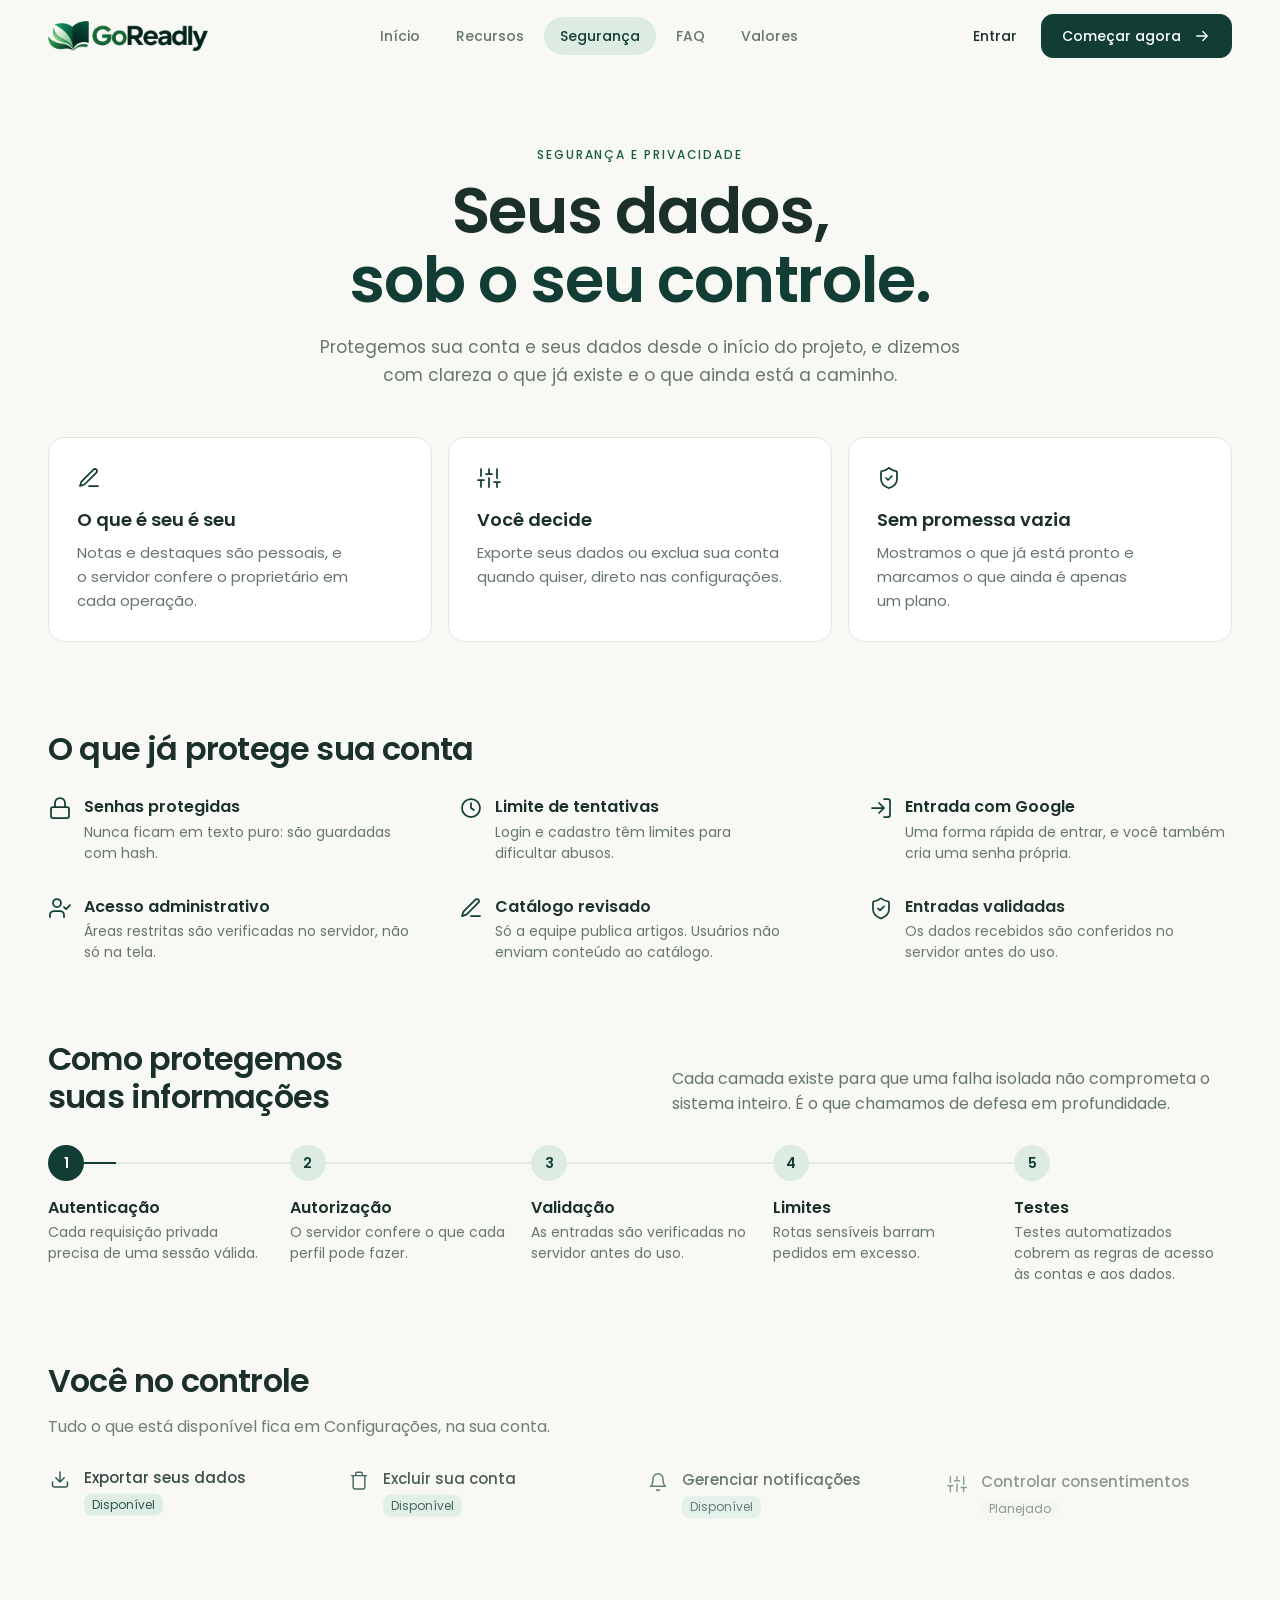
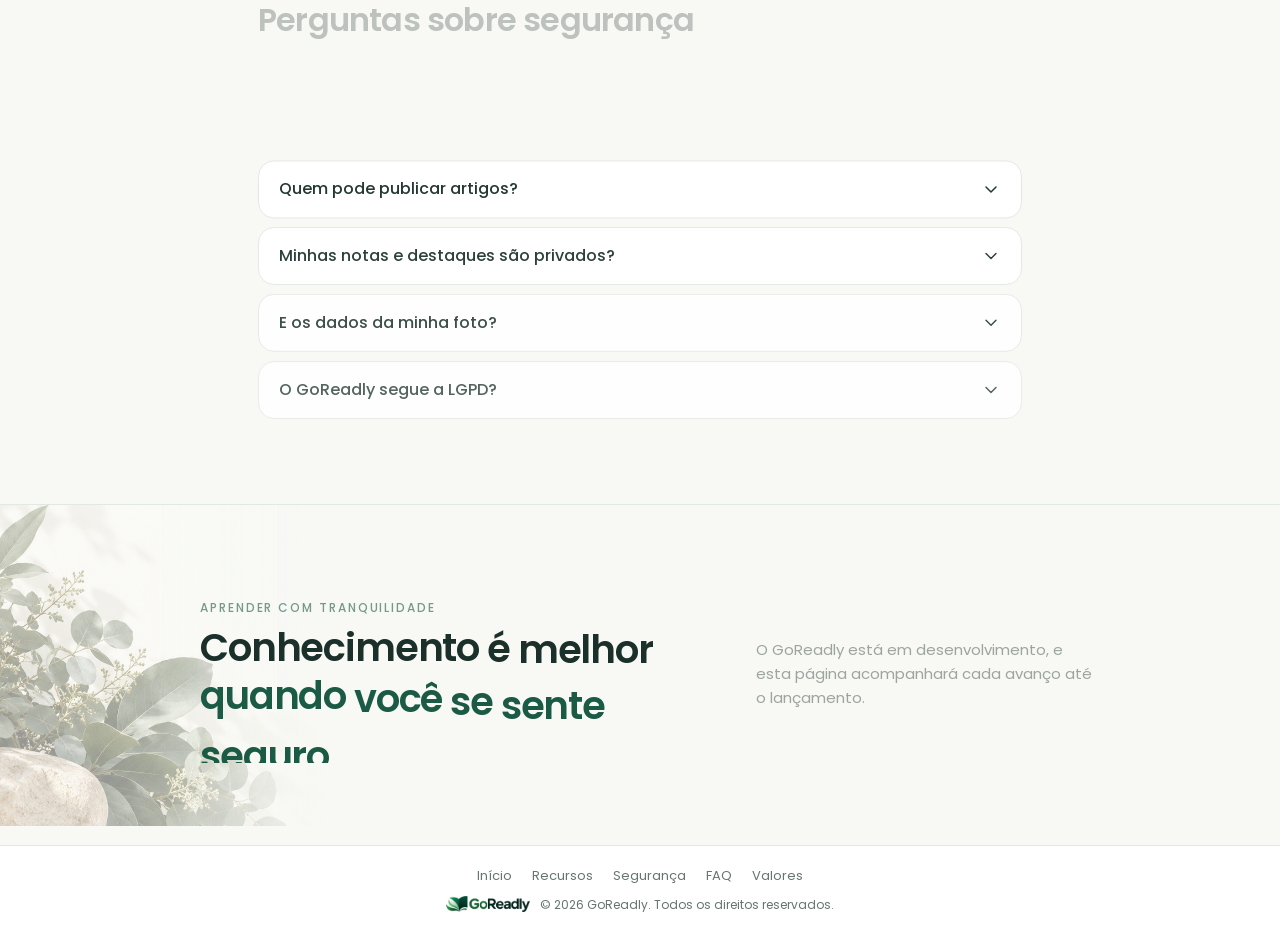
<file: seguranca.html>
<!doctype html>
<html lang="pt-BR">
<head>
  <meta charset="utf-8">
  <meta name="viewport" content="width=device-width, initial-scale=1">
  <meta name="description" content="Como o GoReadly protege sua conta e seus dados pessoais: senhas com hash, notas privadas, exportação de dados e exclusão de conta.">
  <meta name="theme-color" content="#F8F9F5">
  <title>Segurança e privacidade no GoReadly</title>
  <!-- seo:start -->
  <link rel="canonical" href="https://www.goreadly.com.br/seguranca.html">
  <meta name="robots" content="index, follow, max-image-preview:large">
  <meta property="og:type" content="website">
  <meta property="og:site_name" content="GoReadly">
  <meta property="og:locale" content="pt_BR">
  <meta property="og:title" content="Segurança e privacidade no GoReadly">
  <meta property="og:description" content="Como o GoReadly protege sua conta e seus dados pessoais: senhas com hash, notas privadas, exportação de dados e exclusão de conta.">
  <meta property="og:url" content="https://www.goreadly.com.br/seguranca.html">
  <meta property="og:image" content="https://www.goreadly.com.br/assets/og-image.jpg">
  <meta property="og:image:width" content="1200">
  <meta property="og:image:height" content="630">
  <meta property="og:image:alt" content="GoReadly — Um artigo por dia. Um você melhor todos os dias.">
  <meta name="twitter:card" content="summary_large_image">
  <meta name="twitter:title" content="Segurança e privacidade no GoReadly">
  <meta name="twitter:description" content="Como o GoReadly protege sua conta e seus dados pessoais: senhas com hash, notas privadas, exportação de dados e exclusão de conta.">
  <meta name="twitter:image" content="https://www.goreadly.com.br/assets/og-image.jpg">
  <script type="application/ld+json">
{
  "@context": "https://schema.org",
  "@graph": [
    {
      "@type": "Organization",
      "@id": "https://www.goreadly.com.br/#organization",
      "name": "GoReadly",
      "url": "https://www.goreadly.com.br/",
      "logo": {
        "@type": "ImageObject",
        "url": "https://www.goreadly.com.br/assets/goreadly-logo.png",
        "width": 828,
        "height": 160
      }
    },
    {
      "@type": "WebSite",
      "@id": "https://www.goreadly.com.br/#website",
      "name": "GoReadly",
      "url": "https://www.goreadly.com.br/",
      "inLanguage": "pt-BR",
      "publisher": {
        "@id": "https://www.goreadly.com.br/#organization"
      }
    },
    {
      "@type": "BreadcrumbList",
      "@id": "https://www.goreadly.com.br/seguranca.html#breadcrumb",
      "itemListElement": [
        {
          "@type": "ListItem",
          "position": 1,
          "name": "Início",
          "item": "https://www.goreadly.com.br/"
        },
        {
          "@type": "ListItem",
          "position": 2,
          "name": "Segurança",
          "item": "https://www.goreadly.com.br/seguranca.html"
        }
      ]
    },
    {
      "@type": [
        "WebPage",
        "FAQPage"
      ],
      "@id": "https://www.goreadly.com.br/seguranca.html#webpage",
      "url": "https://www.goreadly.com.br/seguranca.html",
      "name": "Segurança e privacidade no GoReadly",
      "description": "Como o GoReadly protege sua conta e seus dados pessoais: senhas com hash, notas privadas, exportação de dados e exclusão de conta.",
      "inLanguage": "pt-BR",
      "isPartOf": {
        "@id": "https://www.goreadly.com.br/#website"
      },
      "primaryImageOfPage": {
        "@type": "ImageObject",
        "url": "https://www.goreadly.com.br/assets/og-image.jpg"
      },
      "breadcrumb": {
        "@id": "https://www.goreadly.com.br/seguranca.html#breadcrumb"
      },
      "mainEntity": [
        {
          "@type": "Question",
          "name": "Como minha senha é guardada?",
          "acceptedAnswer": {
            "@type": "Answer",
            "text": "Com hash, pelos mecanismos nativos do framework. A senha nunca fica em texto puro."
          }
        },
        {
          "@type": "Question",
          "name": "Quem pode publicar artigos?",
          "acceptedAnswer": {
            "@type": "Answer",
            "text": "Somente a equipe administrativa. A permissão é verificada no servidor em cada ação."
          }
        },
        {
          "@type": "Question",
          "name": "Minhas notas e destaques são privados?",
          "acceptedAnswer": {
            "@type": "Answer",
            "text": "Sim. Suas notas e seus destaques são pessoais, e o servidor confere o proprietário em cada operação. Nem a administração os vê ao gerenciar contas."
          }
        },
        {
          "@type": "Question",
          "name": "E os dados da minha foto?",
          "acceptedAnswer": {
            "@type": "Answer",
            "text": "A imagem é reconstruída no envio, o que remove metadados como a localização. Ao trocar a foto ou excluir a conta, o arquivo é apagado."
          }
        },
        {
          "@type": "Question",
          "name": "O GoReadly segue a LGPD?",
          "acceptedAnswer": {
            "@type": "Answer",
            "text": "O produto está sendo desenvolvido com os princípios da LGPD, como minimização de dados e finalidade clara. Mais informações sobre privacidade estarão disponíveis antes do lançamento."
          }
        }
      ]
    }
  ]
}
  </script>
  <!-- seo:end -->
  <link rel="icon" href="./assets/favicon.ico" sizes="any">
  <link rel="icon" type="image/png" sizes="32x32" href="./assets/favicon-32x32.png">
  <link rel="apple-touch-icon" href="./assets/apple-touch-icon.png">
  <link rel="preload" href="./assets/Poppins-Regular.woff2" as="font" type="font/woff2" crossorigin>
  <link rel="preload" href="./assets/Poppins-SemiBold.woff2" as="font" type="font/woff2" crossorigin>
  <link rel="stylesheet" href="./styles.css">
  <script>document.documentElement.classList.add('js');setTimeout(function(){document.documentElement.classList.add('motion-ready')},3000)</script>
  <script src="./assets/vendor/gsap.min.js" defer></script>
  <script src="./assets/vendor/ScrollTrigger.min.js" defer></script>
  <script src="./script.js" defer></script>
</head>
<body>
  <a class="skip-link" href="#inicio">Ir para o conteúdo</a>
  <svg class="icon-definitions" xmlns="http://www.w3.org/2000/svg" aria-hidden="true"><defs>
    <symbol id="arrow" viewBox="0 0 24 24"><path d="M5 12h14m-6-6 6 6-6 6"/></symbol>
    <symbol id="shield" viewBox="0 0 24 24"><path d="M20 13c0 5-3.500 7.500-7.700 9a1 1 0 0 1-.7 0C7.500 20.500 4 18 4 13V6a1 1 0 0 1 1-1c2 0 4.500-1.200 6.200-2.700a1 1 0 0 1 1.300 0C14.500 3.800 17 5 19 5a1 1 0 0 1 1 1z"/><path d="m9 12 2 2 4-4"/></symbol>
    <symbol id="lock" viewBox="0 0 24 24"><rect x="3" y="11" width="18" height="11" rx="2"/><path d="M7 11V7a5 5 0 0 1 10 0v4"/></symbol>
    <symbol id="clock" viewBox="0 0 24 24"><circle cx="12" cy="12" r="9"/><path d="M12 7v5l3 2"/></symbol>
    <symbol id="login" viewBox="0 0 24 24"><path d="M15 3h4a2 2 0 0 1 2 2v14a2 2 0 0 1-2 2h-4M10 17l5-5-5-5M15 12H3"/></symbol>
    <symbol id="user-check" viewBox="0 0 24 24"><path d="M16 21v-2a4 4 0 0 0-4-4H6a4 4 0 0 0-4 4v2"/><circle cx="9" cy="7" r="4"/><path d="m16 11 2 2 4-4"/></symbol>
    <symbol id="pen" viewBox="0 0 24 24"><path d="M12 20h9"/><path d="M16.400 3.600a2 2 0 0 1 3 3L7.400 18.500 3 20l1.400-4.400z"/></symbol>
    <symbol id="download" viewBox="0 0 24 24"><path d="M21 15v4a2 2 0 0 1-2 2H5a2 2 0 0 1-2-2v-4M7 10l5 5 5-5M12 15V3"/></symbol>
    <symbol id="trash" viewBox="0 0 24 24"><path d="M3 6h18M19 6v14a2 2 0 0 1-2 2H7a2 2 0 0 1-2-2V6M8 6V4a2 2 0 0 1 2-2h4a2 2 0 0 1 2 2v2"/></symbol>
    <symbol id="bell" viewBox="0 0 24 24"><path d="M6 8a6 6 0 0 1 12 0c0 7 3 9 3 9H3s3-2 3-9"/><path d="M10.300 21a1.900 1.900 0 0 0 3.400 0"/></symbol>
    <symbol id="sliders" viewBox="0 0 24 24"><path d="M4 21v-7M4 10V3M12 21v-9M12 8V3M20 21v-5M20 12V3M1 14h6M9 8h6M17 16h6"/></symbol>
    <symbol id="chevron" viewBox="0 0 24 24"><path d="m6 9 6 6 6-6"/></symbol>
  </defs></svg>

  <header class="header">
    <div class="container header-inner">
      <a href="./index.html" class="brand" aria-label="GoReadly — início"><img src="./assets/goreadly-logo.png" alt="GoReadly" width="160" height="31"></a>
      <nav class="navigation" id="mobile-navigation" aria-label="Navegação principal">
        <a href="./index.html#inicio">Início</a>
        <a href="./recursos.html">Recursos</a>
        <a href="./seguranca.html" aria-current="page">Segurança</a>
        <a href="./faq.html">FAQ</a>
        <a href="./valores.html">Valores</a>
        <a class="navigation-login" href="/login">Entrar</a>
      </nav>
      <div class="header-actions">
        <a class="header-login" href="/login">Entrar</a>
        <a class="button button-small" href="/cadastro">Começar agora <svg aria-hidden="true"><use href="#arrow"/></svg></a>
        <button class="menu-toggle" type="button" aria-label="Abrir menu" aria-expanded="false" aria-controls="mobile-navigation"><span></span><span></span></button>
      </div>
    </div>
  </header>

  <main id="inicio" tabindex="-1">
    <section class="page-hero" aria-labelledby="hero-title">
      <div class="container">
        <p class="eyebrow">Segurança e privacidade</p>
        <h1 id="hero-title">Seus dados,<br><em>sob o seu controle.</em></h1>
        <p class="hero-lead">Protegemos sua conta e seus dados desde o início do projeto, e dizemos com clareza o que já existe e o que ainda está a caminho.</p>
      </div>
    </section>

    <section class="section-pricing" aria-label="Nossos compromissos">
      <div class="container">
        <ul class="promise-grid">
          <li class="card promise"><span class="icon-box icon-box-large"><svg aria-hidden="true"><use href="#pen"/></svg></span><h2>O que é seu é seu</h2><p>Notas e destaques são pessoais, e o servidor confere o proprietário em cada operação.</p></li>
          <li class="card promise"><span class="icon-box icon-box-large"><svg aria-hidden="true"><use href="#sliders"/></svg></span><h2>Você decide</h2><p>Exporte seus dados ou exclua sua conta quando quiser, direto nas configurações.</p></li>
          <li class="card promise"><span class="icon-box icon-box-large"><svg aria-hidden="true"><use href="#shield"/></svg></span><h2>Sem promessa vazia</h2><p>Mostramos o que já está pronto e marcamos o que ainda é apenas um plano.</p></li>
        </ul>
      </div>
    </section>

    <section class="section" aria-labelledby="moments-title">
      <div class="container">
        <div class="resources-heading"><h2 id="moments-title">O que já protege sua conta</h2></div>
        <div class="security-grid">
          <article class="card security-card"><span class="icon-box icon-box-large"><svg aria-hidden="true"><use href="#lock"/></svg></span><div><h3>Senhas protegidas</h3><p>Nunca ficam em texto puro: são guardadas com hash.</p></div></article>
          <article class="card security-card"><span class="icon-box icon-box-large"><svg aria-hidden="true"><use href="#clock"/></svg></span><div><h3>Limite de tentativas</h3><p>Login e cadastro têm limites para dificultar abusos.</p></div></article>
          <article class="card security-card"><span class="icon-box icon-box-large"><svg aria-hidden="true"><use href="#login"/></svg></span><div><h3>Entrada com Google</h3><p>Uma forma rápida de entrar, e você também cria uma senha própria.</p></div></article>
          <article class="card security-card"><span class="icon-box icon-box-large"><svg aria-hidden="true"><use href="#user-check"/></svg></span><div><h3>Acesso administrativo</h3><p>Áreas restritas são verificadas no servidor, não só na tela.</p></div></article>
          <article class="card security-card"><span class="icon-box icon-box-large"><svg aria-hidden="true"><use href="#pen"/></svg></span><div><h3>Catálogo revisado</h3><p>Só a equipe publica artigos. Usuários não enviam conteúdo ao catálogo.</p></div></article>
          <article class="card security-card"><span class="icon-box icon-box-large"><svg aria-hidden="true"><use href="#shield"/></svg></span><div><h3>Entradas validadas</h3><p>Os dados recebidos são conferidos no servidor antes do uso.</p></div></article>
        </div>
      </div>
    </section>

    <section class="section section-tight" aria-labelledby="pillars-title">
      <div class="container">
        <div class="features-intro">
          <h2 id="pillars-title">Como protegemos suas informações</h2>
          <p>Cada camada existe para que uma falha isolada não comprometa o sistema inteiro. É o que chamamos de defesa em profundidade.</p>
        </div>
        <ol class="pillars" data-pillars>
          <li class="pillars-track" aria-hidden="true"><span></span></li>
          <li class="pillar"><span class="pillar-number" aria-hidden="true">1</span><h3>Autenticação</h3><p>Cada requisição privada precisa de uma sessão válida.</p></li>
          <li class="pillar"><span class="pillar-number" aria-hidden="true">2</span><h3>Autorização</h3><p>O servidor confere o que cada perfil pode fazer.</p></li>
          <li class="pillar"><span class="pillar-number" aria-hidden="true">3</span><h3>Validação</h3><p>As entradas são verificadas no servidor antes do uso.</p></li>
          <li class="pillar"><span class="pillar-number" aria-hidden="true">4</span><h3>Limites</h3><p>Rotas sensíveis barram pedidos em excesso.</p></li>
          <li class="pillar"><span class="pillar-number" aria-hidden="true">5</span><h3>Testes</h3><p>Testes automatizados cobrem as regras de acesso às contas e aos dados.</p></li>
        </ol>
      </div>
    </section>

    <section class="section section-tight" aria-labelledby="control-title">
      <div class="container">
        <div class="resources-heading">
          <h2 id="control-title">Você no controle</h2>
          <p class="control-lead">Tudo o que está disponível fica em Configurações, na sua conta.</p>
        </div>
        <ul class="control-list control-list-wide" aria-labelledby="control-title">
            <li class="card"><span class="icon-box"><svg aria-hidden="true"><use href="#download"/></svg></span><div><h3>Exportar seus dados</h3><span class="plan-tag plan-tag-ready">Disponível</span></div></li>
            <li class="card"><span class="icon-box"><svg aria-hidden="true"><use href="#trash"/></svg></span><div><h3>Excluir sua conta</h3><span class="plan-tag plan-tag-ready">Disponível</span></div></li>
            <li class="card"><span class="icon-box"><svg aria-hidden="true"><use href="#bell"/></svg></span><div><h3>Gerenciar notificações</h3><span class="plan-tag plan-tag-ready">Disponível</span></div></li>
            <li class="card"><span class="icon-box"><svg aria-hidden="true"><use href="#sliders"/></svg></span><div><h3>Controlar consentimentos</h3><span class="plan-tag">Planejado</span></div></li>
          </ul>
      </div>
    </section>

    <section class="section section-tight">
      <div class="container pricing-faq">
        <div class="faq">
          <h2>Perguntas sobre segurança</h2>
          <details class="card" open><summary>Como minha senha é guardada? <svg aria-hidden="true"><use href="#chevron"/></svg></summary><p>Com hash, pelos mecanismos nativos do framework. A senha nunca fica em texto puro.</p></details>
          <details class="card"><summary>Quem pode publicar artigos? <svg aria-hidden="true"><use href="#chevron"/></svg></summary><p>Somente a equipe administrativa. A permissão é verificada no servidor em cada ação.</p></details>
          <details class="card"><summary>Minhas notas e destaques são privados? <svg aria-hidden="true"><use href="#chevron"/></svg></summary><p>Sim. Suas notas e seus destaques são pessoais, e o servidor confere o proprietário em cada operação. Nem a administração os vê ao gerenciar contas.</p></details>
          <details class="card"><summary>E os dados da minha foto? <svg aria-hidden="true"><use href="#chevron"/></svg></summary><p>A imagem é reconstruída no envio, o que remove metadados como a localização. Ao trocar a foto ou excluir a conta, o arquivo é apagado.</p></details>
          <details class="card"><summary>O GoReadly segue a LGPD? <svg aria-hidden="true"><use href="#chevron"/></svg></summary><p>O produto está sendo desenvolvido com os princípios da LGPD, como minimização de dados e finalidade clara. Mais informações sobre privacidade estarão disponíveis antes do lançamento.</p></details>
        </div>
      </div>
    </section>

    <section class="closing" aria-labelledby="closing-title">
      <div class="container closing-inner">
        <div>
          <p class="eyebrow">Aprender com tranquilidade</p>
          <h2 id="closing-title">Conhecimento é melhor<br><em>quando você se sente seguro.</em></h2>
        </div>
        <div class="closing-aside">
          <p>O GoReadly está em desenvolvimento, e esta página acompanhará cada avanço até o lançamento.</p>
        </div>
      </div>
    </section>
  </main>

  <footer class="footer">
    <div class="container footer-inner">
      <nav aria-label="Navegação do rodapé">
        <a href="./index.html#inicio">Início</a>
        <a href="./recursos.html">Recursos</a>
        <a href="./seguranca.html">Segurança</a>
        <a href="./faq.html">FAQ</a>
        <a href="./valores.html">Valores</a>
      </nav>
      <p class="footer-meta">
        <a href="./index.html" class="brand" aria-label="GoReadly — início"><img src="./assets/goreadly-logo.png" alt="GoReadly" width="84" height="16"></a>
        <span>© <span id="year">2026</span> GoReadly. Todos os direitos reservados.</span>
      </p>
    </div>
  </footer>
</body>
</html>
</file>
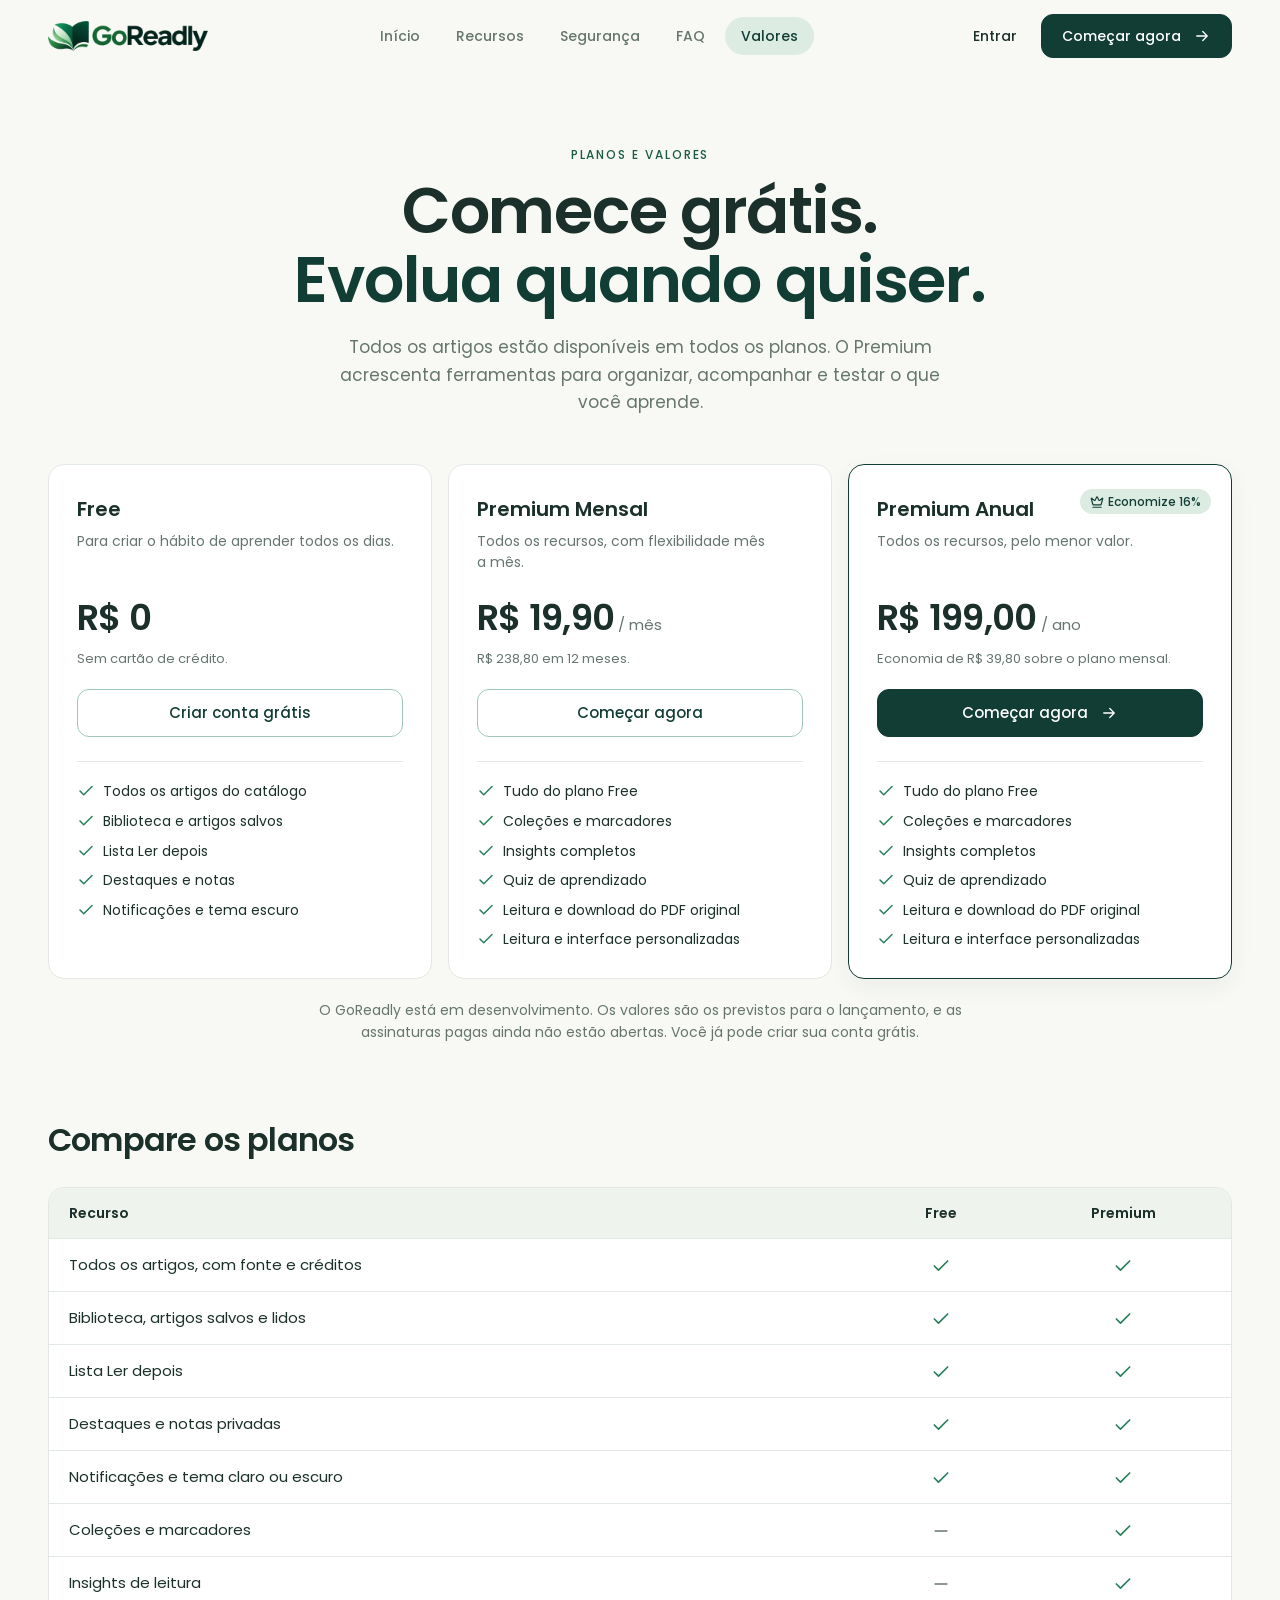
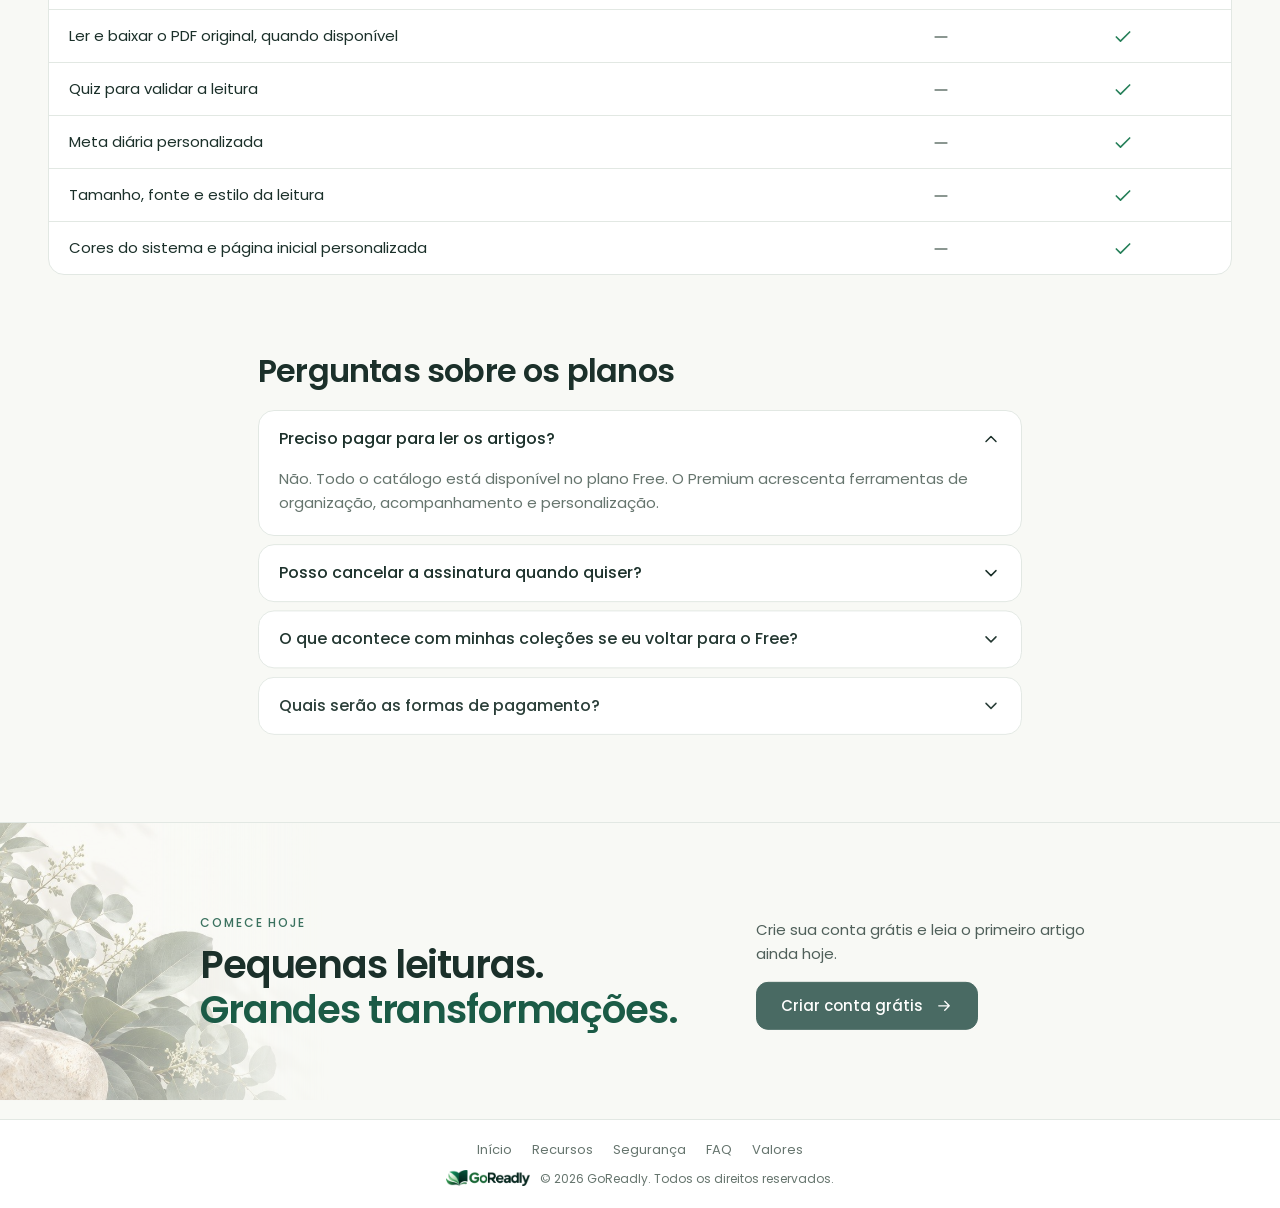
<file: valores.html>
<!doctype html>
<html lang="pt-BR">
<head>
  <meta charset="utf-8">
  <meta name="viewport" content="width=device-width, initial-scale=1">
  <meta name="description" content="Comece grátis com todo o catálogo de artigos. Premium a partir de R$ 19,90/mês com coleções, insights, quiz, PDF original e personalização.">
  <meta name="theme-color" content="#F8F9F5">
  <title>Planos e preços do GoReadly: Free e Premium</title>
  <!-- seo:start -->
  <link rel="canonical" href="https://www.goreadly.com.br/valores.html">
  <meta name="robots" content="index, follow, max-image-preview:large">
  <meta property="og:type" content="website">
  <meta property="og:site_name" content="GoReadly">
  <meta property="og:locale" content="pt_BR">
  <meta property="og:title" content="Planos e preços do GoReadly: Free e Premium">
  <meta property="og:description" content="Comece grátis com todo o catálogo de artigos. Premium a partir de R$ 19,90/mês com coleções, insights, quiz, PDF original e personalização.">
  <meta property="og:url" content="https://www.goreadly.com.br/valores.html">
  <meta property="og:image" content="https://www.goreadly.com.br/assets/og-image.jpg">
  <meta property="og:image:width" content="1200">
  <meta property="og:image:height" content="630">
  <meta property="og:image:alt" content="GoReadly — Um artigo por dia. Um você melhor todos os dias.">
  <meta name="twitter:card" content="summary_large_image">
  <meta name="twitter:title" content="Planos e preços do GoReadly: Free e Premium">
  <meta name="twitter:description" content="Comece grátis com todo o catálogo de artigos. Premium a partir de R$ 19,90/mês com coleções, insights, quiz, PDF original e personalização.">
  <meta name="twitter:image" content="https://www.goreadly.com.br/assets/og-image.jpg">
  <script type="application/ld+json">
{
  "@context": "https://schema.org",
  "@graph": [
    {
      "@type": "Organization",
      "@id": "https://www.goreadly.com.br/#organization",
      "name": "GoReadly",
      "url": "https://www.goreadly.com.br/",
      "logo": {
        "@type": "ImageObject",
        "url": "https://www.goreadly.com.br/assets/goreadly-logo.png",
        "width": 828,
        "height": 160
      }
    },
    {
      "@type": "WebSite",
      "@id": "https://www.goreadly.com.br/#website",
      "name": "GoReadly",
      "url": "https://www.goreadly.com.br/",
      "inLanguage": "pt-BR",
      "publisher": {
        "@id": "https://www.goreadly.com.br/#organization"
      }
    },
    {
      "@type": "WebApplication",
      "@id": "https://www.goreadly.com.br/#app",
      "name": "GoReadly",
      "url": "https://www.goreadly.com.br/",
      "applicationCategory": "EducationalApplication",
      "operatingSystem": "Web",
      "inLanguage": "pt-BR",
      "description": "Plataforma de aprendizagem contínua com um artigo confiável por dia, destaques, notas, biblioteca e insights de leitura.",
      "publisher": {
        "@id": "https://www.goreadly.com.br/#organization"
      },
      "offers": [
        {
          "@type": "Offer",
          "name": "Free",
          "price": "0",
          "priceCurrency": "BRL",
          "url": "https://www.goreadly.com.br/valores.html"
        },
        {
          "@type": "Offer",
          "name": "Premium Mensal",
          "price": "19.90",
          "priceCurrency": "BRL",
          "url": "https://www.goreadly.com.br/valores.html",
          "priceSpecification": {
            "@type": "UnitPriceSpecification",
            "price": "19.90",
            "priceCurrency": "BRL",
            "billingDuration": 1,
            "unitCode": "MON"
          }
        },
        {
          "@type": "Offer",
          "name": "Premium Anual",
          "price": "199.00",
          "priceCurrency": "BRL",
          "url": "https://www.goreadly.com.br/valores.html",
          "priceSpecification": {
            "@type": "UnitPriceSpecification",
            "price": "199.00",
            "priceCurrency": "BRL",
            "billingDuration": 1,
            "unitCode": "ANN"
          }
        }
      ]
    },
    {
      "@type": "BreadcrumbList",
      "@id": "https://www.goreadly.com.br/valores.html#breadcrumb",
      "itemListElement": [
        {
          "@type": "ListItem",
          "position": 1,
          "name": "Início",
          "item": "https://www.goreadly.com.br/"
        },
        {
          "@type": "ListItem",
          "position": 2,
          "name": "Planos e preços",
          "item": "https://www.goreadly.com.br/valores.html"
        }
      ]
    },
    {
      "@type": [
        "WebPage",
        "FAQPage"
      ],
      "@id": "https://www.goreadly.com.br/valores.html#webpage",
      "url": "https://www.goreadly.com.br/valores.html",
      "name": "Planos e preços do GoReadly: Free e Premium",
      "description": "Comece grátis com todo o catálogo de artigos. Premium a partir de R$ 19,90/mês com coleções, insights, quiz, PDF original e personalização.",
      "inLanguage": "pt-BR",
      "isPartOf": {
        "@id": "https://www.goreadly.com.br/#website"
      },
      "primaryImageOfPage": {
        "@type": "ImageObject",
        "url": "https://www.goreadly.com.br/assets/og-image.jpg"
      },
      "about": {
        "@id": "https://www.goreadly.com.br/#app"
      },
      "breadcrumb": {
        "@id": "https://www.goreadly.com.br/valores.html#breadcrumb"
      },
      "mainEntity": [
        {
          "@type": "Question",
          "name": "Preciso pagar para ler os artigos?",
          "acceptedAnswer": {
            "@type": "Answer",
            "text": "Não. Todo o catálogo está disponível no plano Free. O Premium acrescenta ferramentas de organização, acompanhamento e personalização."
          }
        },
        {
          "@type": "Question",
          "name": "Posso cancelar a assinatura quando quiser?",
          "acceptedAnswer": {
            "@type": "Answer",
            "text": "Sim. O cancelamento é feito em Configurações, e você mantém o Premium até o fim do período já pago."
          }
        },
        {
          "@type": "Question",
          "name": "O que acontece com minhas coleções se eu voltar para o Free?",
          "acceptedAnswer": {
            "@type": "Answer",
            "text": "Coleções e marcadores ficam guardados, mas sem acesso. Eles voltam a aparecer se você assinar novamente. Seus artigos salvos, destaques e notas continuam disponíveis."
          }
        },
        {
          "@type": "Question",
          "name": "Quais serão as formas de pagamento?",
          "acceptedAnswer": {
            "@type": "Answer",
            "text": "As formas de pagamento serão informadas antes da abertura das assinaturas pagas. O GoReadly não guardará os dados do seu cartão."
          }
        }
      ]
    }
  ]
}
  </script>
  <!-- seo:end -->
  <link rel="icon" href="./assets/favicon.ico" sizes="any">
  <link rel="icon" type="image/png" sizes="32x32" href="./assets/favicon-32x32.png">
  <link rel="apple-touch-icon" href="./assets/apple-touch-icon.png">
  <link rel="preload" href="./assets/Poppins-Regular.woff2" as="font" type="font/woff2" crossorigin>
  <link rel="preload" href="./assets/Poppins-SemiBold.woff2" as="font" type="font/woff2" crossorigin>
  <link rel="stylesheet" href="./styles.css">
  <script>document.documentElement.classList.add('js');setTimeout(function(){document.documentElement.classList.add('motion-ready')},3000)</script>
  <script src="./assets/vendor/gsap.min.js" defer></script>
  <script src="./assets/vendor/ScrollTrigger.min.js" defer></script>
  <script src="./script.js" defer></script>
</head>
<body>
  <a class="skip-link" href="#inicio">Ir para o conteúdo</a>
  <svg class="icon-definitions" xmlns="http://www.w3.org/2000/svg" aria-hidden="true"><defs>
    <symbol id="arrow" viewBox="0 0 24 24"><path d="M5 12h14m-6-6 6 6-6 6"/></symbol>
    <symbol id="chevron" viewBox="0 0 24 24"><path d="m6 9 6 6 6-6"/></symbol>
    <symbol id="check" viewBox="0 0 24 24"><path d="M20 6 9 17l-5-5"/></symbol>
    <symbol id="minus" viewBox="0 0 24 24"><path d="M5 12h14"/></symbol>
    <symbol id="book" viewBox="0 0 24 24"><path d="M12 7v14"/><path d="M3 18a1 1 0 0 1-1-1V4a1 1 0 0 1 1-1h5a4 4 0 0 1 4 4 4 4 0 0 1 4-4h5a1 1 0 0 1 1 1v13a1 1 0 0 1-1 1h-6a3 3 0 0 0-3 3 3 3 0 0 0-3-3z"/></symbol>
    <symbol id="crown" viewBox="0 0 24 24"><path d="M11.600 3.300a.5.5 0 0 1 .8 0l2.900 5.600a1 1 0 0 0 1.500.3l4.300-3.700a.5.5 0 0 1 .8.500l-2.800 10.300a1 1 0 0 1-1 .7H5.900a1 1 0 0 1-1-.7L2.100 6a.5.5 0 0 1 .8-.500l4.300 3.700a1 1 0 0 0 1.500-.3z"/><path d="M5 21h14"/></symbol>
  </defs></svg>

  <header class="header">
    <div class="container header-inner">
      <a href="./index.html" class="brand" aria-label="GoReadly — início"><img src="./assets/goreadly-logo.png" alt="GoReadly" width="160" height="31"></a>
      <nav class="navigation" id="mobile-navigation" aria-label="Navegação principal">
        <a href="./index.html#inicio">Início</a>
        <a href="./recursos.html">Recursos</a>
        <a href="./seguranca.html">Segurança</a>
        <a href="./faq.html">FAQ</a>
        <a href="./valores.html" aria-current="page">Valores</a>
        <a class="navigation-login" href="/login">Entrar</a>
      </nav>
      <div class="header-actions">
        <a class="header-login" href="/login">Entrar</a>
        <a class="button button-small" href="/cadastro">Começar agora <svg aria-hidden="true"><use href="#arrow"/></svg></a>
        <button class="menu-toggle" type="button" aria-label="Abrir menu" aria-expanded="false" aria-controls="mobile-navigation"><span></span><span></span></button>
      </div>
    </div>
  </header>

  <main id="inicio" tabindex="-1">
    <section class="page-hero" aria-labelledby="hero-title">
      <div class="container">
        <p class="eyebrow">Planos e valores</p>
        <h1 id="hero-title">Comece grátis.<br><em>Evolua quando quiser.</em></h1>
        <p class="hero-lead">Todos os artigos estão disponíveis em todos os planos. O Premium acrescenta ferramentas para organizar, acompanhar e testar o que você aprende.</p>
      </div>
    </section>

    <section class="section-pricing" aria-label="Planos">
      <div class="container">
        <ul class="pricing-grid">
          <li class="card pricing-card">
            <h2>Free</h2>
            <p class="pricing-description">Para criar o hábito de aprender todos os dias.</p>
            <p class="pricing-price"><strong>R$ 0</strong></p>
            <p class="pricing-note">Sem cartão de crédito.</p>
            <a class="button button-outline" href="/cadastro">Criar conta grátis</a>
            <ul class="pricing-features">
              <li><svg aria-hidden="true"><use href="#check"/></svg>Todos os artigos do catálogo</li>
              <li><svg aria-hidden="true"><use href="#check"/></svg>Biblioteca e artigos salvos</li>
              <li><svg aria-hidden="true"><use href="#check"/></svg>Lista Ler depois</li>
              <li><svg aria-hidden="true"><use href="#check"/></svg>Destaques e notas</li>
              <li><svg aria-hidden="true"><use href="#check"/></svg>Notificações e tema escuro</li>
            </ul>
          </li>
          <li class="card pricing-card">
            <h2>Premium Mensal</h2>
            <p class="pricing-description">Todos os recursos, com flexibilidade mês a mês.</p>
            <p class="pricing-price"><strong>R$ 19,90</strong> <span>/ mês</span></p>
            <p class="pricing-note">R$ 238,80 em 12 meses.</p>
            <a class="button button-outline" href="/cadastro">Começar agora</a>
            <ul class="pricing-features">
              <li><svg aria-hidden="true"><use href="#check"/></svg>Tudo do plano Free</li>
              <li><svg aria-hidden="true"><use href="#check"/></svg>Coleções e marcadores</li>
              <li><svg aria-hidden="true"><use href="#check"/></svg>Insights completos</li>
              <li><svg aria-hidden="true"><use href="#check"/></svg>Quiz de aprendizado</li>
              <li><svg aria-hidden="true"><use href="#check"/></svg>Leitura e download do PDF original</li>
              <li><svg aria-hidden="true"><use href="#check"/></svg>Leitura e interface personalizadas</li>
            </ul>
          </li>
          <li class="card pricing-card pricing-card-featured">
            <p class="pricing-badge"><svg aria-hidden="true"><use href="#crown"/></svg>Economize 16%</p>
            <h2>Premium Anual</h2>
            <p class="pricing-description">Todos os recursos, pelo menor valor.</p>
            <p class="pricing-price"><strong>R$ 199,00</strong> <span>/ ano</span></p>
            <p class="pricing-note">Economia de R$ 39,80 sobre o plano mensal.</p>
            <a class="button" href="/cadastro">Começar agora <svg aria-hidden="true"><use href="#arrow"/></svg></a>
            <ul class="pricing-features">
              <li><svg aria-hidden="true"><use href="#check"/></svg>Tudo do plano Free</li>
              <li><svg aria-hidden="true"><use href="#check"/></svg>Coleções e marcadores</li>
              <li><svg aria-hidden="true"><use href="#check"/></svg>Insights completos</li>
              <li><svg aria-hidden="true"><use href="#check"/></svg>Quiz de aprendizado</li>
              <li><svg aria-hidden="true"><use href="#check"/></svg>Leitura e download do PDF original</li>
              <li><svg aria-hidden="true"><use href="#check"/></svg>Leitura e interface personalizadas</li>
            </ul>
          </li>
        </ul>
        <p class="pricing-disclaimer">O GoReadly está em desenvolvimento. Os valores são os previstos para o lançamento, e as assinaturas pagas ainda não estão abertas. Você já pode criar sua conta grátis.</p>
      </div>
    </section>

    <section class="section section-tight" aria-labelledby="compare-title">
      <div class="container">
        <div class="resources-heading"><h2 id="compare-title">Compare os planos</h2></div>
        <div class="card compare-wrap" tabindex="0" role="region" aria-labelledby="compare-title">
          <table class="compare">
            <thead><tr><th scope="col">Recurso</th><th scope="col">Free</th><th scope="col">Premium</th></tr></thead>
            <tbody>
              <tr><th scope="row">Todos os artigos, com fonte e créditos</th><td><svg role="img" aria-label="Incluído"><use href="#check"/></svg></td><td><svg role="img" aria-label="Incluído"><use href="#check"/></svg></td></tr>
              <tr><th scope="row">Biblioteca, artigos salvos e lidos</th><td><svg role="img" aria-label="Incluído"><use href="#check"/></svg></td><td><svg role="img" aria-label="Incluído"><use href="#check"/></svg></td></tr>
              <tr><th scope="row">Lista Ler depois</th><td><svg role="img" aria-label="Incluído"><use href="#check"/></svg></td><td><svg role="img" aria-label="Incluído"><use href="#check"/></svg></td></tr>
              <tr><th scope="row">Destaques e notas privadas</th><td><svg role="img" aria-label="Incluído"><use href="#check"/></svg></td><td><svg role="img" aria-label="Incluído"><use href="#check"/></svg></td></tr>
              <tr><th scope="row">Notificações e tema claro ou escuro</th><td><svg role="img" aria-label="Incluído"><use href="#check"/></svg></td><td><svg role="img" aria-label="Incluído"><use href="#check"/></svg></td></tr>
              <tr><th scope="row">Coleções e marcadores</th><td><svg class="compare-no" role="img" aria-label="Não incluído"><use href="#minus"/></svg></td><td><svg role="img" aria-label="Incluído"><use href="#check"/></svg></td></tr>
              <tr><th scope="row">Insights de leitura</th><td><svg class="compare-no" role="img" aria-label="Não incluído"><use href="#minus"/></svg></td><td><svg role="img" aria-label="Incluído"><use href="#check"/></svg></td></tr>
              <tr><th scope="row">Ler e baixar o PDF original, quando disponível</th><td><svg class="compare-no" role="img" aria-label="Não incluído"><use href="#minus"/></svg></td><td><svg role="img" aria-label="Incluído"><use href="#check"/></svg></td></tr>
              <tr><th scope="row">Quiz para validar a leitura</th><td><svg class="compare-no" role="img" aria-label="Não incluído"><use href="#minus"/></svg></td><td><svg role="img" aria-label="Incluído"><use href="#check"/></svg></td></tr>
              <tr><th scope="row">Meta diária personalizada</th><td><svg class="compare-no" role="img" aria-label="Não incluído"><use href="#minus"/></svg></td><td><svg role="img" aria-label="Incluído"><use href="#check"/></svg></td></tr>
              <tr><th scope="row">Tamanho, fonte e estilo da leitura</th><td><svg class="compare-no" role="img" aria-label="Não incluído"><use href="#minus"/></svg></td><td><svg role="img" aria-label="Incluído"><use href="#check"/></svg></td></tr>
              <tr><th scope="row">Cores do sistema e página inicial personalizada</th><td><svg class="compare-no" role="img" aria-label="Não incluído"><use href="#minus"/></svg></td><td><svg role="img" aria-label="Incluído"><use href="#check"/></svg></td></tr>
            </tbody>
          </table>
        </div>
      </div>
    </section>

    <section class="section section-tight" aria-labelledby="pricing-faq-title">
      <div class="container pricing-faq">
        <div class="faq">
          <h2 id="pricing-faq-title">Perguntas sobre os planos</h2>
          <details class="card" open><summary>Preciso pagar para ler os artigos? <svg aria-hidden="true"><use href="#chevron"/></svg></summary><p>Não. Todo o catálogo está disponível no plano Free. O Premium acrescenta ferramentas de organização, acompanhamento e personalização.</p></details>
          <details class="card"><summary>Posso cancelar a assinatura quando quiser? <svg aria-hidden="true"><use href="#chevron"/></svg></summary><p>Sim. O cancelamento é feito em Configurações, e você mantém o Premium até o fim do período já pago.</p></details>
          <details class="card"><summary>O que acontece com minhas coleções se eu voltar para o Free? <svg aria-hidden="true"><use href="#chevron"/></svg></summary><p>Coleções e marcadores ficam guardados, mas sem acesso. Eles voltam a aparecer se você assinar novamente. Seus artigos salvos, destaques e notas continuam disponíveis.</p></details>
          <details class="card"><summary>Quais serão as formas de pagamento? <svg aria-hidden="true"><use href="#chevron"/></svg></summary><p>As formas de pagamento serão informadas antes da abertura das assinaturas pagas. O GoReadly não guardará os dados do seu cartão.</p></details>
        </div>
      </div>
    </section>

    <section class="closing" aria-labelledby="closing-title">
      <div class="container closing-inner">
        <div>
          <p class="eyebrow">Comece hoje</p>
          <h2 id="closing-title">Pequenas leituras.<br><em>Grandes transformações.</em></h2>
        </div>
        <div class="closing-aside">
          <p>Crie sua conta grátis e leia o primeiro artigo ainda hoje.</p>
          <a class="button" href="/cadastro">Criar conta grátis <svg aria-hidden="true"><use href="#arrow"/></svg></a>
        </div>
      </div>
    </section>
  </main>

  <footer class="footer">
    <div class="container footer-inner">
      <nav aria-label="Navegação do rodapé">
        <a href="./index.html#inicio">Início</a>
        <a href="./recursos.html">Recursos</a>
        <a href="./seguranca.html">Segurança</a>
        <a href="./faq.html">FAQ</a>
        <a href="./valores.html">Valores</a>
      </nav>
      <p class="footer-meta">
        <a href="./index.html" class="brand" aria-label="GoReadly — início"><img src="./assets/goreadly-logo.png" alt="GoReadly" width="84" height="16"></a>
        <span>© <span id="year">2026</span> GoReadly. Todos os direitos reservados.</span>
      </p>
    </div>
  </footer>
</body>
</html>
</file>
<file: styles.css>
@font-face {
  font-family: Poppins;
  src: url('./assets/Poppins-Regular.woff2') format('woff2');
  font-weight: 400;
  font-display: swap;
}

@font-face {
  font-family: Poppins;
  src: url('./assets/Poppins-Medium.woff2') format('woff2');
  font-weight: 500;
  font-display: swap;
}

@font-face {
  font-family: Poppins;
  src: url('./assets/Poppins-SemiBold.woff2') format('woff2');
  font-weight: 600;
  font-display: swap;
}

:root {
  --color-primary: #123D35;
  --color-primary-hover: #0C3029;
  --color-secondary: #9FC8B6;
  --color-accent: #DCECE3;
  --color-background: #F8F9F5;
  --color-surface: #FFFFFF;
  --color-surface-muted: #EFF3ED;
  --color-text-primary: #1B302A;
  --color-text-secondary: #66756E;
  --color-border: #E2E8E3;
  --color-success: #27805A;
  /* Cores de categoria dos destaques e notas, usadas somente nas prévias do leitor. */
  --color-highlight-yellow: #FFF0C2;
  --color-highlight-yellow-line: #F5AD16;
  --color-highlight-purple: #F4EDFD;
  --color-highlight-purple-line: #9648EF;
  --color-brand-green: color-mix(in srgb, var(--color-primary), var(--color-success) 45%);
  --font-ui: 'Poppins', 'Segoe UI', system-ui, -apple-system, sans-serif;
  --radius-control: 12px;
  --radius-card: 16px;
  --shadow-card: none;
  --shadow-raised: 0 8px 24px rgb(27 48 42 / 6%);
  --transition-default: 200ms ease;
  --ease-soft: cubic-bezier(.22, .61, .36, 1);
  --transition-card: 320ms var(--ease-soft);
  --gutter: clamp(20px, 4vw, 48px);
}

*, *::before, *::after { box-sizing: border-box; }

html {
  scroll-behavior: smooth;
  scroll-padding-top: 88px;
  -webkit-text-size-adjust: 100%;
}

body {
  margin: 0;
  overflow-x: clip;
  background: var(--color-background);
  color: var(--color-text-primary);
  font-family: var(--font-ui);
  font-size: 1rem;
  line-height: 1.6;
  font-synthesis: none;
  -webkit-font-smoothing: antialiased;
}

h1, h2, h3, p, ul, ol, figure { margin: 0; padding: 0; }
ul, ol { list-style: none; }
h1, h2, h3 { font-weight: 600; text-wrap: balance; }
h1 em, h2 em { font-style: normal; color: var(--color-brand-green); }
p { text-wrap: pretty; }
a { color: inherit; text-decoration: none; }
button { font: inherit; color: inherit; cursor: pointer; }
main:focus { outline: none; }
svg {
  width: 20px;
  height: 20px;
  fill: none;
  stroke: currentColor;
  stroke-width: 1.75;
  stroke-linecap: round;
  stroke-linejoin: round;
  flex-shrink: 0;
}
:focus-visible { outline: 2px solid var(--color-primary); outline-offset: 3px; }

.icon-definitions { position: absolute; width: 0; height: 0; overflow: hidden; }
.container {
  width: 100%;
  max-width: calc(1216px + 2 * var(--gutter));
  margin-inline: auto;
  padding-inline: var(--gutter);
}
.skip-link {
  position: fixed;
  top: -100px;
  left: 12px;
  z-index: 20;
  padding: 12px 16px;
  border-radius: var(--radius-control);
  background: var(--color-primary);
  color: var(--color-surface);
}
.skip-link:focus { top: 12px; }

.eyebrow {
  margin-bottom: 12px;
  font-size: .75rem;
  font-weight: 500;
  letter-spacing: .16em;
  text-transform: uppercase;
  color: var(--color-brand-green);
}

.card {
  border: 1px solid var(--color-border);
  border-radius: var(--radius-card);
  background: var(--color-surface);
  box-shadow: var(--shadow-card);
}

.icon-box {
  display: grid;
  place-items: center;
  flex-shrink: 0;
  width: 24px;
  height: 24px;
  color: var(--color-primary);
}
.icon-box-large { width: 24px; height: 24px; }
.icon-box-large svg { width: 24px; height: 24px; }

/* Botões */
.button {
  display: inline-flex;
  align-items: center;
  justify-content: center;
  gap: 12px;
  min-height: 48px;
  padding: 0 24px;
  border: 1px solid var(--color-primary);
  border-radius: var(--radius-control);
  background: var(--color-primary);
  color: var(--color-surface);
  font-size: .9375rem;
  font-weight: 500;
  white-space: nowrap;
  transition: background-color var(--transition-default), border-color var(--transition-default), box-shadow var(--transition-default), transform var(--transition-default);
}
.button svg { width: 18px; height: 18px; transition: transform var(--transition-default); }
.button-small { min-height: 44px; padding: 0 20px; font-size: .875rem; }
.button-outline { border-color: var(--color-secondary); background: var(--color-surface); color: var(--color-primary); }
.button .icon-play { width: 14px; height: 14px; stroke-width: 1; }

/* Cabeçalho */
.header {
  position: sticky;
  top: 0;
  z-index: 10;
  background: rgb(248 249 245 / 88%);
  -webkit-backdrop-filter: blur(10px);
  backdrop-filter: blur(10px);
  border-bottom: 1px solid transparent;
  transition: border-color var(--transition-default);
}
.header.is-stuck { border-bottom-color: var(--color-border); }
/* No topo da página o cabeçalho se funde à cena do hero. */
.header:not(.is-stuck) { background: transparent; -webkit-backdrop-filter: none; backdrop-filter: none; }
.header-inner { display: flex; align-items: center; height: 72px; gap: 24px; }
.brand { display: block; flex-shrink: 0; transition: opacity var(--transition-default); }
.brand img { display: block; height: auto; }
.navigation { display: flex; align-items: center; gap: 4px; margin-inline: auto; }
.navigation a {
  padding: 8px 16px;
  border-radius: 999px;
  font-size: .875rem;
  font-weight: 500;
  color: var(--color-text-secondary);
  transition: background-color var(--transition-default), color var(--transition-default);
}
.navigation a[aria-current] { background: var(--color-accent); color: var(--color-primary); }
.navigation-login { display: none; }
.header-actions { display: flex; align-items: center; gap: 20px; }
.header-login {
  padding: 10px 4px;
  font-size: .875rem;
  font-weight: 500;
  transition: color var(--transition-default);
}
.menu-toggle {
  display: none;
  position: relative;
  width: 44px;
  height: 44px;
  border: 1px solid var(--color-border);
  border-radius: var(--radius-control);
  background: var(--color-surface);
}
.menu-toggle span {
  position: absolute;
  left: 13px;
  right: 13px;
  height: 1.5px;
  background: var(--color-primary);
  transition: transform var(--transition-default);
}
.menu-toggle span:nth-child(1) { top: 17px; }
.menu-toggle span:nth-child(2) { top: 25px; }
.menu-toggle[aria-expanded='true'] span:nth-child(1) { transform: translateY(4px) rotate(45deg); }
.menu-toggle[aria-expanded='true'] span:nth-child(2) { transform: translateY(-4px) rotate(-45deg); }

/* Hero */
.hero { position: relative; isolation: isolate; overflow: clip; margin-top: -72px; padding-top: 72px; }
.hero::before {
  content: '';
  position: absolute;
  inset: 0;
  z-index: -1;
  background: url('./assets/botanical.jpg') left top / max(100%, 1100px) auto no-repeat;
  mix-blend-mode: multiply;
  opacity: .16;
  -webkit-mask-image: linear-gradient(to bottom, #000 45%, transparent);
  mask-image: linear-gradient(to bottom, #000 45%, transparent);
}
.hero-grid {
  display: grid;
  grid-template-columns: minmax(0, 6fr) minmax(0, 7fr);
  align-items: center;
  gap: 16px;
  min-height: 560px;
}
.hero-copy { padding-block: 32px; position: relative; z-index: 1; }
h1 {
  font-size: clamp(1.875rem, 8.6vw, 3.25rem);
  line-height: 1.08;
  letter-spacing: -.035em;
}
.hero-lead {
  max-width: 46ch;
  margin-top: 20px;
  font-size: 1.0625rem;
  color: var(--color-text-secondary);
}
.hero-actions { display: flex; flex-wrap: wrap; gap: 12px; margin-top: 28px; }
.hero-visual {
  position: relative;
  /* A foto sangra até a borda da janela, mesmo em telas mais largas que o contêiner. */
  margin-right: calc(-1 * max(var(--gutter), (100vw - 1216px) / 2));
  margin-left: -32px;
}
.hero-visual img {
  display: block;
  width: 100%;
  height: auto;
  mix-blend-mode: multiply;
  filter: brightness(1.05);
  -webkit-mask-image: linear-gradient(to right, transparent, #000 6%), linear-gradient(to bottom, transparent, #000 11% 90%, transparent);
  mask-image: linear-gradient(to right, transparent, #000 6%), linear-gradient(to bottom, transparent, #000 11% 90%, transparent);
  -webkit-mask-composite: source-in;
  mask-composite: intersect;
}

@media (min-width: 961px) {
  h1 { font-size: clamp(2.5rem, 4.2vw, 3.5rem); }
}

/* Benefícios */
.benefits {
  position: relative;
  display: grid;
  grid-template-columns: repeat(4, minmax(0, 1fr));
  gap: 24px;
  padding-block: 24px;
  border-block: 1px solid var(--color-border);
}
.benefits li { display: flex; align-items: flex-start; gap: 12px; }
.benefits h2, .section .benefits h2 { font-size: .9375rem; font-weight: 500; line-height: 1.35; letter-spacing: -.005em; }
.benefits p { margin-top: 2px; font-size: .8125rem; line-height: 1.45; color: var(--color-text-secondary); }

/* Seções */
.section { padding-top: clamp(56px, 7vw, 88px); }
.section-tight { padding-top: clamp(56px, 6vw, 80px); }
.section h2, .faq h2 { font-size: clamp(1.5rem, 2.6vw, 2rem); line-height: 1.2; letter-spacing: -.025em; }
.section-heading { display: flex; flex-wrap: wrap; align-items: baseline; gap: 4px 20px; margin-bottom: 28px; }
.section-heading p { color: var(--color-text-secondary); }

.steps { display: grid; grid-template-columns: repeat(3, minmax(0, 1fr)); gap: 40px; }
.step {
  position: relative;
  display: flex;
  align-items: center;
  gap: 20px;
  padding: 28px 24px 28px 28px;
  transition: box-shadow var(--transition-card), transform var(--transition-card);
}
.step-number {
  position: absolute;
  top: 10px;
  left: 10px;
  display: grid;
  place-items: center;
  width: 24px;
  height: 24px;
  border-radius: 50%;
  color: var(--color-text-secondary);
  font-size: .75rem;
  font-weight: 500;
}
.step h3 { font-size: 1rem; line-height: 1.35; letter-spacing: -.01em; }
.step p { margin-top: 4px; font-size: .875rem; line-height: 1.5; color: var(--color-text-secondary); }

/* Recursos */
.features-intro {
  display: grid;
  grid-template-columns: minmax(0, 1fr) minmax(0, 1fr);
  gap: 16px 64px;
  align-items: end;
  margin-bottom: 28px;
}
.features-intro > p { color: var(--color-text-secondary); }
.features { display: grid; grid-template-columns: repeat(4, minmax(0, 1fr)); gap: 16px; }
.feature {
  display: flex;
  flex-direction: column;
  padding: 16px;
  transition: box-shadow var(--transition-card), transform var(--transition-card);
}
.feature-heading { display: flex; gap: 12px; margin-bottom: 16px; }
.feature-heading h3 { font-size: 1rem; line-height: 1.35; }
.feature-heading p { margin-top: 2px; font-size: .8125rem; line-height: 1.4; color: var(--color-text-secondary); }
.feature-preview {
  flex: 1;
  min-height: 176px;
  padding: 14px;
  border-radius: var(--radius-control);
  background: var(--color-background);
  font-size: .8125rem;
  line-height: 1.5;
  overflow: hidden;
}
.preview-photo {
  display: block;
  border-radius: 8px;
  background-image: url('./assets/collections.jpg');
  background-repeat: no-repeat;
  background-size: 300% 100%;
  transition: transform 480ms var(--ease-soft);
}
.photo-mountain { background-position: 0 50%; }
.photo-statue { background-position: 50% 50%; }
.photo-library { background-position: 100% 50%; }
.preview-article .preview-photo { height: 88px; margin-bottom: 12px; background-size: 300% auto; background-position: 0 42%; }
.preview-article b { display: block; font-size: .875rem; font-weight: 500; line-height: 1.35; }
.preview-article small { display: flex; align-items: center; gap: 6px; margin-top: 8px; font-size: .75rem; color: var(--color-text-secondary); }
.preview-article small svg { width: 14px; height: 14px; }
.preview-highlight p { padding-left: 10px; border-left: 2px solid; }
.preview-highlight p + p { margin-top: 12px; }
.preview-highlight .quote-green { border-color: var(--color-secondary); --mark-color: var(--color-accent); }
.preview-highlight .quote-yellow { border-color: var(--color-highlight-yellow-line); --mark-color: var(--color-highlight-yellow); }
mark {
  color: inherit;
  padding: .1em .2em;
  border-radius: 3px;
  background: linear-gradient(var(--mark-color), var(--mark-color)) left center / 100% 100% no-repeat;
  -webkit-box-decoration-break: clone;
  box-decoration-break: clone;
}
.note-tabs { display: flex; gap: 8px; margin-bottom: 12px; font-size: .75rem; color: var(--color-text-secondary); }
.note-tabs span { padding: 3px 12px; border-radius: 8px; }
.note-tabs span:first-child { background: var(--color-accent); color: var(--color-primary); font-weight: 500; }
.note {
  padding: 12px;
  border-left: 2px solid var(--color-highlight-purple-line);
  border-radius: 4px 8px 8px 4px;
  background: var(--color-highlight-purple);
}
.note + .note { margin-top: 8px; }
.note-green { border-left-color: var(--color-secondary); background: var(--color-surface-muted); }
.preview-collections { padding-block: 8px; }
.preview-collections div {
  display: grid;
  grid-template-columns: 40px minmax(0, 1fr);
  column-gap: 12px;
  align-items: center;
  padding-block: 7px;
}
.preview-collections div + div { border-top: 1px solid var(--color-border); }
.preview-collections .preview-photo { grid-row: span 2; width: 40px; height: 40px; }
.preview-collections b { font-weight: 500; line-height: 1.3; }
.preview-collections small { font-size: .75rem; line-height: 1.3; color: var(--color-text-secondary); }

/* Tela de recursos */
.hero-resources::before { filter: blur(3px); opacity: .16; }
.hero-resources .hero-grid { grid-template-columns: minmax(0, 1fr) minmax(0, 1fr); min-height: 640px; gap: 32px; }
@media (min-width: 961px) {
  .hero-resources h1 { font-size: clamp(2.75rem, 5vw, 4.25rem); }
}
.hero-resources .hero-lead { font-size: 1.125rem; }
.hero-points { display: flex; flex-wrap: wrap; margin-top: 40px; }
.hero-points li { display: flex; align-items: center; gap: 8px; padding-right: 14px; font-size: .75rem; line-height: 1.35; color: var(--color-text-secondary); }
.hero-points li + li { padding-left: 14px; border-left: 1px solid var(--color-border); }
.hero-points li:first-child { padding-left: 0; }
.hero-points li:last-child { padding-right: 0; }
.hero-points svg { width: 18px; height: 18px; }
.hero-points p { max-width: 88px; }
@media (max-width: 1240px) {
  .hero-points { display: grid; grid-template-columns: repeat(2, minmax(0, 1fr)); gap: 12px; margin-top: 28px; }
  .hero-points li, .hero-points li + li { padding: 0; border: 0; }
  .hero-points p { max-width: none; }
}
.hero-points b { display: block; font-weight: 500; color: var(--color-text-primary); }


.resources-heading { margin-bottom: 28px; }
.resources .feature-heading { min-height: 84px; }
.resources .feature-preview { min-height: 216px; }
.preview-toolbar { display: flex; justify-content: flex-end; gap: 4px; margin-bottom: 8px; }
.preview-toolbar-start { justify-content: flex-start; padding-bottom: 8px; border-bottom: 1px solid var(--color-border); }
.preview-toolbar span { display: grid; place-items: center; min-width: 28px; height: 28px; border-radius: 8px; background: var(--color-surface-muted); font-size: .75rem; }
.preview-toolbar b { font-weight: 600; }
.resources .preview-article > b { font-size: 1rem; font-weight: 600; letter-spacing: -.01em; }
.resources .preview-article .preview-photo { height: 96px; margin: 10px 0 0; }
.comment { display: flex; gap: 10px; }
.comment + .comment { margin-top: 14px; padding-top: 14px; border-top: 1px solid var(--color-border); }
.comment b { display: block; font-weight: 500; }
.avatar { display: grid; place-items: center; flex-shrink: 0; width: 32px; height: 32px; border-radius: 50%; background: var(--color-primary); color: var(--color-surface); font-size: .75rem; font-weight: 500; }
.avatar-soft { background: var(--color-accent); color: var(--color-primary); }
.resources .preview-highlight { font-size: .9375rem; }
.color-picker { display: flex; gap: 8px; width: fit-content; margin-top: 16px; padding: 8px 10px; border: 1px solid var(--color-border); border-radius: var(--radius-control); background: var(--color-surface); box-shadow: var(--shadow-card); }
.color-picker i { width: 18px; height: 18px; border-radius: 50%; background: var(--color-secondary); }
.color-picker .is-selected { box-shadow: 0 0 0 2px var(--color-surface), 0 0 0 3.5px var(--color-primary); }
.color-picker .swatch-yellow { background: var(--color-highlight-yellow-line); }
.color-picker .swatch-purple { background: var(--color-highlight-purple-line); }
.note-editor { padding-top: 10px; font-size: .875rem; }
.chips { display: flex; flex-wrap: wrap; gap: 4px; margin-bottom: 10px; font-size: .75rem; }
.chips span { padding: 2px 10px; border-radius: 8px; background: var(--color-surface-muted); }
.chips .is-selected { background: var(--color-accent); color: var(--color-primary); font-weight: 500; }
.library-item { display: flex; gap: 10px; align-items: center; padding-block: 8px; }
.library-item + .library-item { border-top: 1px solid var(--color-border); }
.library-item .preview-photo { flex-shrink: 0; width: 48px; height: 48px; }
.library-item b { display: block; font-weight: 500; line-height: 1.3; }
.library-item small { font-size: .75rem; color: var(--color-text-secondary); }
.preview-sources dl { margin: 0; }
.preview-sources div { display: flex; justify-content: space-between; gap: 12px; padding-block: 11px; }
.preview-sources div:first-child { padding-top: 2px; }
.preview-sources div + div { border-top: 1px solid var(--color-border); }
.preview-sources dt { color: var(--color-text-secondary); }
.preview-sources dd { margin: 0; font-weight: 500; text-align: right; }
.insight-tiles { display: grid; grid-template-columns: repeat(2, minmax(0, 1fr)); gap: 8px; margin: 0 0 10px; }
.insight-tiles div { display: flex; flex-direction: column-reverse; }
.insight-tiles dt { font-size: .75rem; color: var(--color-text-secondary); }
.insight-tiles dd { margin: 0; font-size: 1.125rem; font-weight: 600; line-height: 1.3; letter-spacing: -.02em; }
.week-bars { display: grid; grid-template-columns: repeat(4, minmax(0, 1fr)); gap: 12px; align-items: end; height: 118px; }
.week-bars li { display: flex; flex-direction: column; align-items: center; justify-content: flex-end; height: 100%; }
.week-bars b { font-size: .75rem; font-weight: 500; }
.week-bars i { width: 100%; max-width: 28px; height: calc(var(--value) * 11px); border-radius: 4px 4px 0 0; background: var(--color-primary); }
.week-bars small { width: 100%; padding-top: 4px; border-top: 1px solid var(--color-border); font-size: .75rem; line-height: 1.3; color: var(--color-text-secondary); text-align: center; }
.features-more { display: inline-flex; align-items: center; gap: 8px; min-height: 44px; margin-top: 16px; font-size: .9375rem; font-weight: 500; color: var(--color-primary); }
.features-more svg { width: 18px; height: 18px; transition: transform var(--transition-default); }

/* Tela de segurança */
@media (min-width: 961px) {
}
.security-grid { display: grid; grid-template-columns: repeat(3, minmax(0, 1fr)); gap: 32px 48px; }
.security-card { display: flex; gap: 12px; padding: 0; border: 0; background: none; }
.security-card h3 { font-size: 1rem; line-height: 1.35; }
.security-card p { margin-top: 4px; font-size: .875rem; line-height: 1.5; color: var(--color-text-secondary); }
.pillars { position: relative; display: grid; grid-template-columns: repeat(5, minmax(0, 1fr)); gap: 24px; }
.pillars-track {
  position: absolute;
  top: 17px;
  left: 18px;
  right: 18%;
  height: 2px;
  background: var(--color-border);
}
.pillars-track span { display: block; height: 100%; background: var(--color-primary); transform-origin: left; }
.pillar { position: relative; }
.pillar-number {
  display: grid;
  place-items: center;
  width: 36px;
  height: 36px;
  margin-bottom: 16px;
  border-radius: 50%;
  background: var(--color-primary);
  color: var(--color-surface);
  font-size: .875rem;
  font-weight: 600;
  transition: background-color var(--transition-default), color var(--transition-default);
}
.pillars.is-tracking .pillar:not(.is-active) .pillar-number { background: var(--color-accent); color: var(--color-primary); }
.pillar h3 { font-size: 1rem; line-height: 1.35; }
.pillar p { margin-top: 4px; font-size: .875rem; line-height: 1.5; color: var(--color-text-secondary); }
.control-lead { margin-top: 12px; color: var(--color-text-secondary); }
.control-list { display: grid; grid-template-columns: repeat(2, minmax(0, 1fr)); gap: 12px; margin-top: 20px; }
.control-list li { display: flex; gap: 12px; padding: 0; border: 0; background: none; }
.control-list h3 { font-size: .9375rem; font-weight: 500; line-height: 1.35; }
.plan-tag { display: inline-block; margin-top: 6px; padding: 1px 8px; border-radius: 8px; background: var(--color-surface-muted); font-size: .75rem; color: var(--color-text-primary); }

/* Movimento controlado pelo GSAP */
.word { display: inline-block; overflow: hidden; padding-bottom: .16em; margin-bottom: -.16em; vertical-align: top; }
.word-inner { display: inline-block; }
.hero::before { translate: var(--leaf-x, 0) var(--leaf-y, 0); }
.closing::before { top: -24px; bottom: -24px; translate: 0 var(--drift, 0); }
.hero-actions .button { transition-property: background-color, border-color, box-shadow; }

/* Segurança e FAQ */
.trust-grid { display: grid; grid-template-columns: minmax(0, 5fr) minmax(0, 7fr); gap: 32px 64px; align-items: start; }
.trust-card { padding: 32px; }
.trust-card h2 { margin-top: 20px; }
.trust-card p { margin-top: 12px; color: var(--color-text-secondary); }
.faq h2 { margin-bottom: 20px; }
.faq details { box-shadow: none; }
.faq details + details { margin-top: 8px; }
summary {
  display: flex;
  align-items: center;
  justify-content: space-between;
  gap: 16px;
  min-height: 56px;
  padding: 12px 20px;
  border-radius: var(--radius-card);
  font-weight: 500;
  line-height: 1.4;
  cursor: pointer;
  list-style: none;
  transition: color var(--transition-default);
}
summary::-webkit-details-marker { display: none; }
summary svg { transition: transform var(--transition-default); }
details[open] summary svg { transform: rotate(180deg); }
details p { padding: 0 20px 20px; font-size: .9375rem; color: var(--color-text-secondary); }

/* Encerramento */
.closing {
  position: relative;
  isolation: isolate;
  overflow: hidden;
  margin-top: clamp(56px, 7vw, 88px);
  padding-block: clamp(56px, 7vw, 88px);
  border-top: 1px solid var(--color-border);
}
.closing::before {
  content: '';
  position: absolute;
  inset: 0 auto 0 0;
  z-index: -1;
  width: min(26vw, 380px);
  background: url('./assets/botanical.jpg') left bottom / 800px auto no-repeat;
  mix-blend-mode: multiply;
  opacity: .4;
  -webkit-mask-image: linear-gradient(to right, #000 45%, transparent);
  mask-image: linear-gradient(to right, #000 45%, transparent);
}
.closing-inner {
  display: grid;
  grid-template-columns: minmax(0, 1.2fr) minmax(0, .8fr);
  gap: 24px 40px;
  align-items: center;
  padding-left: clamp(0px, 16vw, 200px);
  padding-right: clamp(0px, 14vw, 200px);
}
.closing h2 { font-size: clamp(1.75rem, 3vw, 2.5rem); line-height: 1.15; letter-spacing: -.03em; }
.closing-aside { max-width: 380px; }
.closing-aside p { margin-bottom: 16px; font-size: .9375rem; }

/* Rodapé */
.footer { background: var(--color-surface); border-top: 1px solid var(--color-border); }
.footer-inner { display: flex; flex-direction: column; align-items: center; gap: 8px; padding-block: 20px; font-size: .8125rem; text-align: center; }
.footer nav { display: flex; flex-wrap: wrap; justify-content: center; gap: 4px 20px; }
.footer nav a { color: var(--color-text-secondary); transition: color var(--transition-default); }
.footer-meta { display: flex; flex-wrap: wrap; align-items: center; justify-content: center; gap: 6px 10px; font-size: .75rem; color: var(--color-text-secondary); }
.footer .brand img { width: 84px; height: auto; }
.copyright { font-size: .8125rem; color: var(--color-text-secondary); }

/* Estados de ponteiro */
@media (hover: hover) and (pointer: fine) {
  .brand:hover { opacity: .75; }
  .navigation a:hover { background: var(--color-surface-muted); color: var(--color-primary); }
  .navigation a[aria-current]:hover { background: var(--color-accent); }
  .header-login:hover, .footer nav a:hover, summary:hover { color: var(--color-brand-green); }
  .button:hover { background: var(--color-primary-hover); border-color: var(--color-primary-hover); box-shadow: 0 6px 16px rgb(18 61 53 / 16%); }
  .button-outline:hover { background: var(--color-accent); border-color: var(--color-primary); color: var(--color-primary); }
  .menu-toggle:hover { background: var(--color-surface-muted); }
  .step:hover, .feature:hover { box-shadow: var(--shadow-raised); }
}

/* Movimento */
@media (prefers-reduced-motion: no-preference) {
  /* Evita o clarão antes da abertura do GSAP; o script libera, e há um limite de tempo no HTML. */
  .js:not(.motion-ready) .hero-copy { visibility: hidden; }
  .button:hover { transform: translateY(-1px); }
  .button:hover svg:not(.icon-play), .features-more:hover svg { transform: translateX(3px); }
  .button:active { transform: scale(.985); }
  .step:hover, .feature:hover { transform: translateY(-2px); }
  .feature:hover .preview-photo { transform: scale(1.015); }
}
@media (prefers-reduced-motion: reduce) {
  html { scroll-behavior: auto; }
  *, *::before, *::after { transition: none !important; animation: none !important; }
}

/* Responsividade */
@media (max-width: 1180px) {
  .features { grid-template-columns: repeat(2, minmax(0, 1fr)); }
  .steps { gap: 28px; }
  .step { flex-direction: column; align-items: flex-start; padding-top: 44px; }
  .benefits { grid-template-columns: repeat(2, minmax(0, 1fr)); row-gap: 20px; }
  .security-grid { grid-template-columns: repeat(2, minmax(0, 1fr)); }
  .pillars { grid-template-columns: repeat(3, minmax(0, 1fr)); }
  .pillars-track { display: none; }
  .resources .feature-heading { min-height: 0; }
  .resources .feature-preview { min-height: 0; }
}

@media (max-width: 960px) {
  .header-inner { height: 68px; position: relative; gap: 16px; }
  .header-actions { gap: 8px; margin-left: auto; }
  .header-login { display: none; }
  .menu-toggle { display: block; }
  .navigation {
    display: none;
    position: absolute;
    top: 100%;
    left: 0;
    right: 0;
    flex-direction: column;
    align-items: stretch;
    gap: 2px;
    margin: 0;
    padding: 8px var(--gutter) 16px;
    background: var(--color-background);
    border-bottom: 1px solid var(--color-border);
    box-shadow: var(--shadow-card);
  }
  .navigation.is-open { display: flex; }
  .navigation a { padding: 12px 16px; border-radius: var(--radius-control); font-size: 1rem; }
  .navigation .navigation-login { display: block; color: var(--color-primary); }

  .hero-grid { grid-template-columns: minmax(0, 1fr); min-height: 0; gap: 0; }
  .hero-copy { padding-block: 32px 8px; }
  .hero-visual { margin-inline: calc(-1 * var(--gutter)); }
  .hero-resources .hero-grid { grid-template-columns: minmax(0, 1fr); min-height: 0; gap: 0; }
  .hero-resources { padding-bottom: 48px; }
  .hero-points { row-gap: 12px; }
  .hero-visual img {
    -webkit-mask-image: linear-gradient(to bottom, transparent, #000 8% 94%, transparent);
    mask-image: linear-gradient(to bottom, transparent, #000 8% 94%, transparent);
    -webkit-mask-composite: source-over;
    mask-composite: add;
  }
  .trust-grid, .features-intro, .closing-inner { grid-template-columns: minmax(0, 1fr); }
  .closing-inner { padding-inline: var(--gutter); }
  .closing::before { width: 50%; opacity: .22; }
  .hero { margin-top: -68px; padding-top: 68px; }
  .hero::before { opacity: .2; }
  .steps { grid-template-columns: minmax(0, 1fr); gap: 12px; }
  .step { flex-direction: row; align-items: center; padding: 24px 20px 24px 36px; }
}

@media (max-width: 640px) {
  .benefits { grid-template-columns: minmax(0, 1fr); }
  .features { grid-template-columns: minmax(0, 1fr); }
  .feature-preview { min-height: 0; }
  .button-small svg { display: none; }
  .security-grid, .pillars, .control-list { grid-template-columns: minmax(0, 1fr); }
  .resources .feature-heading { min-height: 0; }
  .resources .feature-preview { min-height: 0; }
  .hero-actions .button { flex: 1 1 auto; }
}

@media (max-width: 640px) {
  .brand img { width: 132px; }
}

@media (max-width: 380px) {
  .brand img { width: 96px; }
  .button-small { padding: 0 14px; }
}

/* Valores */
.plan-tag-ready { background: var(--color-accent); color: var(--color-primary); }
.plan-tag-premium { margin: 0 0 0 4px; vertical-align: middle; font-weight: 500; background: var(--color-accent); color: var(--color-primary); }
.faq a { color: var(--color-primary); font-weight: 500; text-decoration: underline; text-underline-offset: 2px; }
.closing-actions { display: flex; flex-wrap: wrap; gap: 12px; margin-top: 20px; }
.preview-quiz { display: grid; gap: 8px; font-size: .8125rem; }
.quiz-option { display: block; padding: 8px 12px; border: 1px solid var(--color-border); border-radius: 10px; font-size: .75rem; }
.quiz-option.is-selected { border-color: var(--color-primary); background: var(--color-accent); }
.preview-accents { display: grid; grid-template-columns: repeat(3, 28px); align-content: center; justify-content: center; gap: 12px; }
.preview-accents i { width: 28px; height: 28px; border-radius: 50%; }
.page-hero { padding-top: clamp(40px, 6vw, 72px); text-align: center; }
.page-hero h1 { font-size: clamp(2.5rem, 5vw, 4rem); line-height: 1.08; letter-spacing: -.02em; }
.page-hero h1 em { font-style: normal; color: var(--color-primary); }
.page-hero .hero-lead { max-width: 640px; margin-inline: auto; }
.section-pricing { padding-top: clamp(32px, 4vw, 48px); }
.pricing-grid { display: grid; grid-template-columns: repeat(3, minmax(0, 1fr)); gap: 16px; align-items: stretch; }
.pricing-card { display: flex; flex-direction: column; padding: 28px; }
.pricing-card h2 { font-size: 1.25rem; }
.pricing-description { min-height: 3em; margin-top: 6px; font-size: .875rem; line-height: 1.5; color: var(--color-text-secondary); }
.pricing-price { margin-top: 16px; font-size: .9375rem; color: var(--color-text-secondary); }
.pricing-price strong { font-size: 2.25rem; font-weight: 600; letter-spacing: -.02em; color: var(--color-text-primary); }
.pricing-note { min-height: 1.5em; margin-top: 2px; margin-bottom: 20px; font-size: .8125rem; color: var(--color-text-secondary); }
.pricing-card .button { justify-content: center; width: 100%; }
.pricing-features { display: grid; gap: 10px; margin-top: 24px; padding-top: 20px; border-top: 1px solid var(--color-border); font-size: .875rem; line-height: 1.4; }
.pricing-features li { display: flex; align-items: flex-start; gap: 8px; }
.pricing-features svg { flex: none; width: 18px; height: 18px; fill: none; stroke: var(--color-success); stroke-width: 2; stroke-linecap: round; stroke-linejoin: round; }
.pricing-card-featured { position: relative; border-color: var(--color-primary); box-shadow: var(--shadow-raised); }
.pricing-badge { position: absolute; top: 24px; right: 20px; display: inline-flex; align-items: center; gap: 4px; padding: 3px 10px; border-radius: 999px; background: var(--color-accent); font-size: .75rem; font-weight: 500; color: var(--color-primary); }
.pricing-badge svg { width: 14px; height: 14px; fill: none; stroke: currentColor; stroke-width: 2; stroke-linecap: round; stroke-linejoin: round; }
.pricing-disclaimer { max-width: 720px; margin: 20px auto 0; text-align: center; font-size: .875rem; line-height: 1.6; color: var(--color-text-secondary); }
.compare-wrap { overflow-x: auto; padding: 0; }
.compare-wrap:focus-visible { outline: 2px solid var(--color-success); outline-offset: 2px; }
.compare { width: 100%; min-width: 520px; border-collapse: collapse; font-size: .9375rem; }
.compare th, .compare td { padding: 14px 20px; border-bottom: 1px solid var(--color-border); text-align: center; font-weight: 400; }
.compare tbody tr:last-child th, .compare tbody tr:last-child td { border-bottom: 0; }
.compare thead th { background: var(--color-surface-muted); font-size: .875rem; font-weight: 600; }
.compare th:first-child { text-align: left; }
.compare svg { width: 20px; height: 20px; vertical-align: middle; fill: none; stroke: var(--color-success); stroke-width: 2; stroke-linecap: round; stroke-linejoin: round; }
.compare .compare-no { stroke: var(--color-text-secondary); }
.pricing-faq { max-width: 860px; }
@media (max-width: 960px) {
  .pricing-grid { grid-template-columns: minmax(0, 1fr); }
  .pricing-description, .pricing-note { min-height: 0; }
}

/* FAQ */
.faq-page { max-width: 760px; padding-block: clamp(48px, 7vw, 88px); }
.faq-page h1 { margin-bottom: clamp(32px, 5vw, 48px); font-size: clamp(2rem, 4vw, 2.75rem); line-height: 1.15; letter-spacing: -.025em; }
.faq-page section + section { margin-top: 40px; }
.faq-page h2 { margin-bottom: 4px; font-size: .875rem; font-weight: 500; letter-spacing: 0; color: var(--color-text-secondary); }
.faq-page details { padding: 0; border: 0; border-bottom: 1px solid var(--color-border); border-radius: 0; background: none; }
.faq-page details + details { margin-top: 0; }
.faq-page summary { padding-inline: 0; }
.faq-page details p { padding-inline: 0; }
.faq-page-more { margin-top: 40px; font-size: .875rem; color: var(--color-text-secondary); }

@media (max-width: 640px) {
  .compare { min-width: 0; font-size: .8125rem; }
  .compare th, .compare td { padding: 12px 8px; }
  .compare th:first-child { padding-left: 16px; }
  .compare td:last-child, .compare thead th:last-child { padding-right: 16px; }
}

/* Recursos e Segurança */
.page-hero .hero-actions { justify-content: center; }
.feature-group + .feature-group { padding-top: clamp(48px, 5vw, 64px); }
.promise-grid { display: grid; grid-template-columns: repeat(3, minmax(0, 1fr)); gap: 16px; }
.promise { padding: 28px; }
.promise h2 { margin-top: 16px; font-size: 1.125rem; }
.promise p { margin-top: 6px; font-size: .9375rem; line-height: 1.6; color: var(--color-text-secondary); }
.control-list-wide { grid-template-columns: repeat(4, minmax(0, 1fr)); margin-top: 0; }
@media (max-width: 960px) {
  .promise-grid { grid-template-columns: minmax(0, 1fr); }
  .control-list-wide { grid-template-columns: repeat(2, minmax(0, 1fr)); }
}
@media (max-width: 640px) {
  .control-list-wide { grid-template-columns: minmax(0, 1fr); }
}

/* Página inicial */
.photo-grid { display: grid; grid-template-columns: repeat(3, minmax(0, 1fr)); gap: 16px; }
.photo-card { display: flex; flex-direction: column; overflow: hidden; padding: 0; }
.photo-card-image { display: block; aspect-ratio: 4 / 3; background-image: url('./assets/collections.jpg'); background-repeat: no-repeat; background-size: 300% auto; }
.photo-card-image.photo-mountain { background-position: 0% 50%; }
.photo-card-image.photo-statue { background-position: 50% 50%; }
.photo-card-image.photo-library { background-position: 100% 50%; }
.photo-card > div { padding: 20px; }
.photo-card h3 { font-size: 1.0625rem; }
.photo-card p { margin-top: 4px; font-size: .9375rem; line-height: 1.55; color: var(--color-text-secondary); }
.home-split { display: grid; grid-template-columns: minmax(0, 5fr) minmax(0, 7fr); align-items: center; gap: 32px 64px; }
.home-split > img { width: 100%; height: 100%; max-height: 520px; object-fit: cover; border-radius: var(--radius-card); }
.home-points { display: grid; gap: 20px; margin-top: 24px; list-style: none; }
.home-points li { display: flex; gap: 12px; }
.home-points h3 { font-size: 1rem; line-height: 1.35; }
.home-points p { margin-top: 2px; font-size: .9375rem; line-height: 1.5; color: var(--color-text-secondary); }
@media (max-width: 960px) {
  .photo-grid, .home-split { grid-template-columns: minmax(0, 1fr); }
  .home-split > img { max-height: 320px; }
}
</file>
